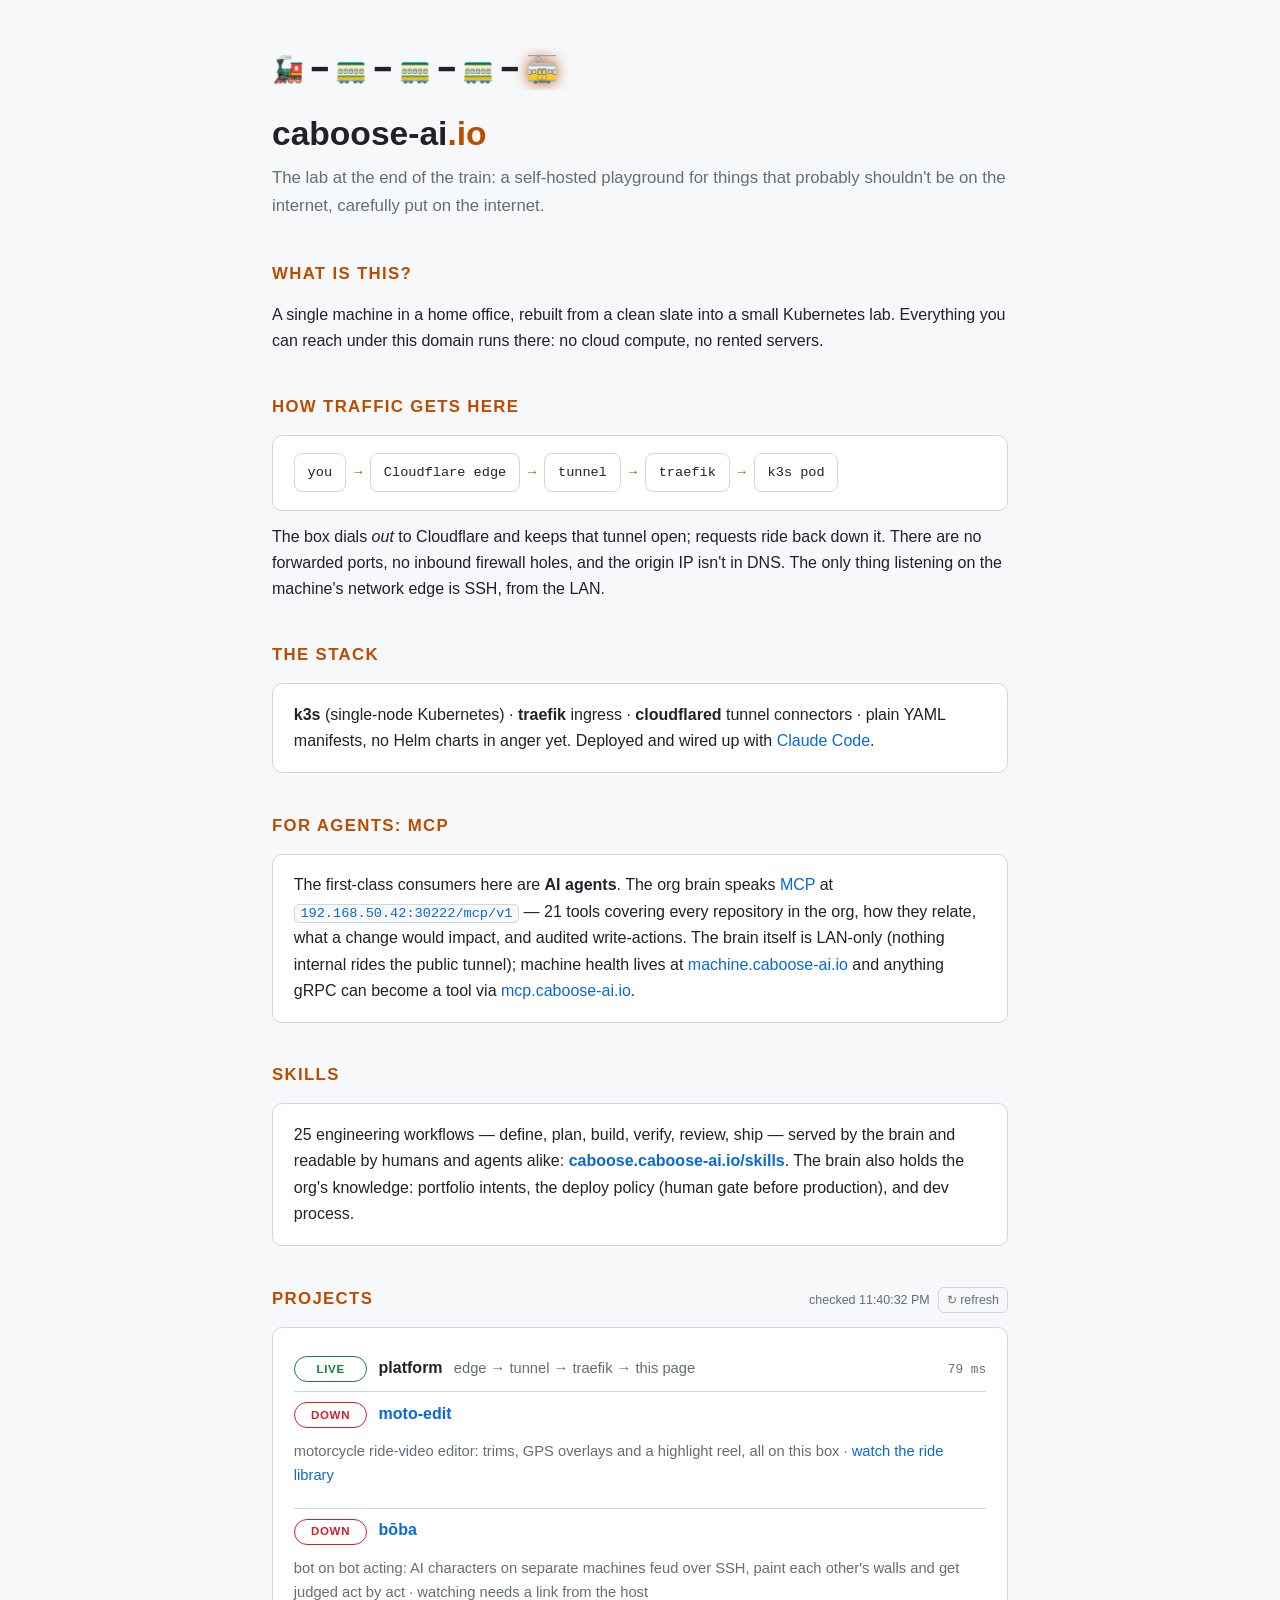
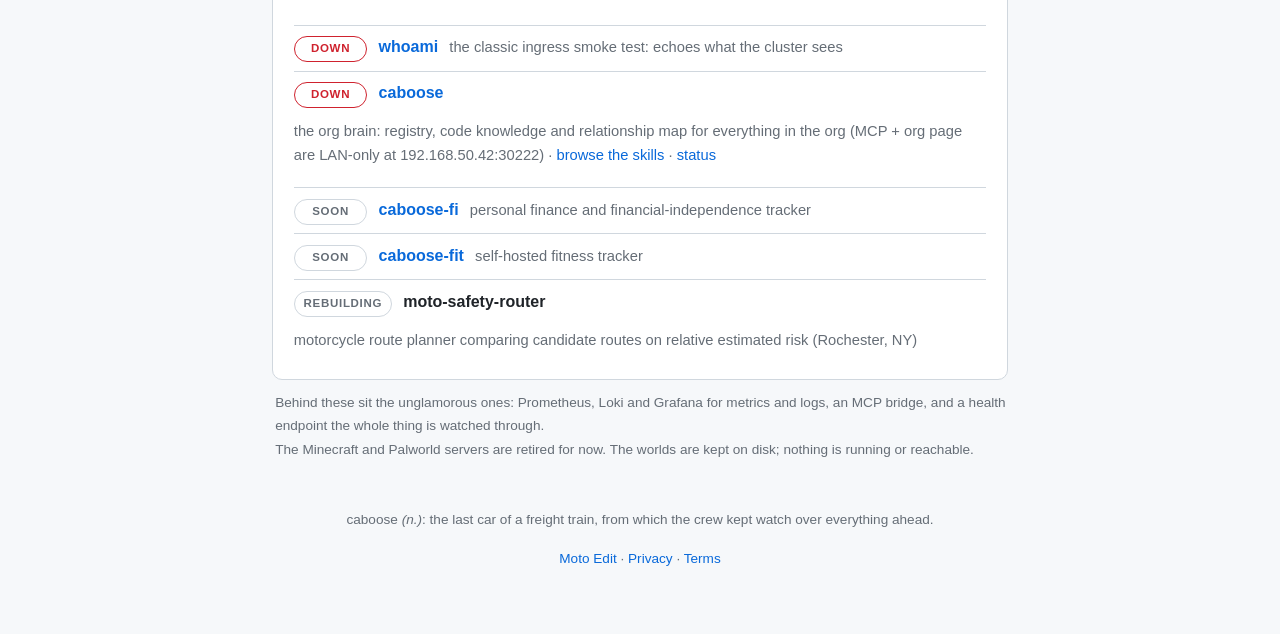
<file: landing/index.html>
<!doctype html>
<html lang="en">
<head>
<meta charset="utf-8">
<meta name="viewport" content="width=device-width, initial-scale=1">
<title>caboose-ai.io: the lab at the end of the train</title>
<meta name="description" content="A self-hosted homelab running on k3s behind a Cloudflare Tunnel. Live status included.">
<style>
  :root {
    --bg: #0d1117;
    --panel: #161b22;
    --border: #2d333b;
    --text: #e6edf3;
    --muted: #8b949e;
    --accent: #f0883e;
    --green: #3fb950;
    --red: #f85149;
    --link: #58a6ff;
  }
  @media (prefers-color-scheme: light) {
    :root {
      --bg: #f6f8fa;
      --panel: #ffffff;
      --border: #d0d7de;
      --text: #1f2328;
      --muted: #656d76;
      --accent: #bc4c00;
      --green: #1a7f37;
      --red: #cf222e;
      --link: #0969da;
    }
  }
  * { box-sizing: border-box; margin: 0; padding: 0; }
  body {
    background: var(--bg);
    color: var(--text);
    font: 16px/1.65 -apple-system, BlinkMacSystemFont, "Segoe UI", Roboto, Helvetica, Arial, sans-serif;
    min-height: 100vh;
    display: flex;
    flex-direction: column;
    align-items: center;
    padding: 3rem 1.25rem 4rem;
  }
  main { max-width: 46rem; width: 100%; }
  .train {
    font-size: 1.6rem;
    letter-spacing: .12em;
    margin-bottom: 1.5rem;
    user-select: none;
    white-space: nowrap;
    overflow: hidden;
  }
  .train .caboose { text-shadow: 0 0 14px var(--accent); }
  h1 { font-size: 2.1rem; line-height: 1.2; margin-bottom: .6rem; }
  h1 .dot { color: var(--accent); }
  .tagline { color: var(--muted); margin-bottom: 2.5rem; font-size: 1.05rem; }
  h2 {
    font-size: 1.05rem;
    text-transform: uppercase;
    letter-spacing: .08em;
    color: var(--accent);
    margin: 2.4rem 0 .9rem;
    display: flex;
    align-items: baseline;
    gap: .8rem;
  }
  p { margin-bottom: 1rem; }
  a { color: var(--link); text-decoration: none; }
  a:hover { text-decoration: underline; }
  .panel {
    background: var(--panel);
    border: 1px solid var(--border);
    border-radius: 10px;
    padding: 1.1rem 1.3rem;
    margin-bottom: .8rem;
  }
  .flow {
    display: flex;
    flex-wrap: wrap;
    gap: .5rem;
    align-items: center;
    font-family: ui-monospace, SFMono-Regular, Menlo, Consolas, monospace;
    font-size: .85rem;
  }
  .flow .hop {
    background: var(--panel);
    border: 1px solid var(--border);
    border-radius: 8px;
    padding: .45rem .8rem;
  }
  .flow .arrow { color: var(--accent); }
  ul.labs { list-style: none; }
  ul.labs li {
    display: flex;
    align-items: baseline;
    gap: .7rem;
    padding: .55rem 0;
    border-bottom: 1px solid var(--border);
    flex-wrap: wrap;
  }
  ul.labs li:last-child { border-bottom: none; }
  .status {
    font-size: .72rem;
    font-weight: 600;
    text-transform: uppercase;
    letter-spacing: .06em;
    padding: .15rem .55rem;
    border-radius: 999px;
    white-space: nowrap;
    min-width: 4.6rem;
    text-align: center;
  }
  .live { color: var(--green); border: 1px solid var(--green); }
  .down { color: var(--red); border: 1px solid var(--red); }
  .soon { color: var(--muted); border: 1px solid var(--border); }
  /* Deliberately stopped, not broken: the game servers idle at zero replicas
     until someone asks for one. A red "down" pill would be a lie. */
  .off { color: var(--muted); border: 1px dashed var(--border); }
  .checking {
    color: var(--muted);
    border: 1px solid var(--border);
    animation: pulse 1.2s ease-in-out infinite;
  }
  @keyframes pulse { 50% { opacity: .35; } }
  .labname { font-weight: 600; }
  .labdesc { color: var(--muted); font-size: .92rem; }
  .ms { color: var(--muted); font-size: .8rem; font-family: ui-monospace, Menlo, Consolas, monospace; margin-left: auto; }
  .meta {
    color: var(--muted);
    font-size: .78rem;
    font-weight: 400;
    text-transform: none;
    letter-spacing: 0;
    margin-left: auto;
  }
  .meta button {
    background: none;
    border: 1px solid var(--border);
    border-radius: 6px;
    color: var(--muted);
    font: inherit;
    padding: .1rem .5rem;
    cursor: pointer;
    margin-left: .5rem;
  }
  .meta button:hover { color: var(--text); border-color: var(--muted); }
  code {
    font-family: ui-monospace, SFMono-Regular, Menlo, Consolas, monospace;
    font-size: .85em;
    background: var(--bg);
    border: 1px solid var(--border);
    border-radius: 5px;
    padding: .05rem .35rem;
  }
  .panel pre {
    font-family: ui-monospace, SFMono-Regular, Menlo, Consolas, monospace;
    font-size: .8rem;
    background: var(--bg);
    border: 1px solid var(--border);
    border-radius: 8px;
    padding: .6rem .8rem;
    overflow-x: auto;
    margin-bottom: .6rem;
  }
  .muted-note { color: var(--muted); font-size: .85rem; margin: .1rem 0 0 .2rem; }
  footer { margin-top: 3rem; color: var(--muted); font-size: .85rem; text-align: center; }
</style>
</head>
<body>
<main>
  <div class="train" aria-hidden="true">🚂&hairsp;━&hairsp;🚃&hairsp;━&hairsp;🚃&hairsp;━&hairsp;🚃&hairsp;━&hairsp;<span class="caboose">🚋</span></div>

  <h1>caboose-ai<span class="dot">.io</span></h1>
  <p class="tagline">The lab at the end of the train: a self-hosted playground for things that probably shouldn't be on the internet, carefully put on the internet.</p>

  <h2>What is this?</h2>
  <p>A single machine in a home office, rebuilt from a clean slate into a small Kubernetes lab. Everything you can reach under this domain runs there: no cloud compute, no rented servers.</p>

  <h2>How traffic gets here</h2>
  <div class="panel">
    <div class="flow">
      <span class="hop">you</span><span class="arrow">→</span>
      <span class="hop">Cloudflare edge</span><span class="arrow">→</span>
      <span class="hop">tunnel</span><span class="arrow">→</span>
      <span class="hop">traefik</span><span class="arrow">→</span>
      <span class="hop">k3s pod</span>
    </div>
  </div>
  <p>The box dials <em>out</em> to Cloudflare and keeps that tunnel open; requests ride back down it. There are no forwarded ports, no inbound firewall holes, and the origin IP isn't in DNS. The only thing listening on the machine's network edge is SSH, from the LAN.</p>

  <h2>The stack</h2>
  <div class="panel">
    <p style="margin:0"><strong>k3s</strong> (single-node Kubernetes) · <strong>traefik</strong> ingress · <strong>cloudflared</strong> tunnel connectors · plain YAML manifests, no Helm charts in anger yet. Deployed and wired up with <a href="https://claude.com/claude-code">Claude Code</a>.</p>
  </div>

  <h2>For agents: MCP</h2>
  <div class="panel">
    <p style="margin:0">The first-class consumers here are <strong>AI agents</strong>. The org brain speaks
    <a href="https://modelcontextprotocol.io">MCP</a> at
    <code><a href="http://192.168.50.42:30222/mcp/v1">192.168.50.42:30222/mcp/v1</a></code> — 21 tools covering every
    repository in the org, how they relate, what a change would impact, and audited write-actions. The brain itself
    is LAN-only (nothing internal rides the public tunnel); machine health lives at
    <a href="https://machine.caboose-ai.io">machine.caboose-ai.io</a> and anything gRPC can become a tool via
    <a href="https://mcp.caboose-ai.io">mcp.caboose-ai.io</a>.</p>
  </div>

  <h2>Skills</h2>
  <div class="panel">
    <p style="margin:0">25 engineering workflows — define, plan, build, verify, review, ship — served by the brain
    and readable by humans and agents alike:
    <a href="https://caboose.caboose-ai.io/skills"><strong>caboose.caboose-ai.io/skills</strong></a>. The brain also
    holds the org's knowledge: portfolio intents, the deploy policy (human gate before production), and dev process.</p>
  </div>

  <h2>Projects <span class="meta"><span id="stamp">checking…</span><button id="refresh" type="button">↻ refresh</button></span></h2>
  <div class="panel">
    <ul class="labs" id="statusList">
      <li data-check="self">
        <span class="status checking">checking</span>
        <span class="labname">platform</span>
        <span class="labdesc">edge → tunnel → traefik → this page</span>
        <span class="ms"></span>
      </li>
      <li data-check="https://edit.caboose-ai.io/healthz">
        <span class="status checking">checking</span>
        <span class="labname"><a href="https://edit.caboose-ai.io">moto&#8209;edit</a></span>
        <span class="labdesc">motorcycle ride-video editor: trims, GPS overlays and a highlight reel, all on this box · <a href="https://edit.caboose-ai.io/gallery">watch the ride library</a></span>
        <span class="ms"></span>
      </li>
      <li data-check="https://boba.caboose-ai.io/healthz">
        <span class="status checking">checking</span>
        <span class="labname"><a href="https://boba.caboose-ai.io">b&#333;ba</a></span>
        <span class="labdesc">bot on bot acting: AI characters on separate machines feud over SSH, paint each other's walls and get judged act by act · watching needs a link from the host</span>
        <span class="ms"></span>
      </li>
      <li data-check="https://labs.caboose-ai.io/whoami">
        <span class="status checking">checking</span>
        <span class="labname"><a href="https://labs.caboose-ai.io/whoami">whoami</a></span>
        <span class="labdesc">the classic ingress smoke test: echoes what the cluster sees</span>
        <span class="ms"></span>
      </li>
      <li data-check="https://status.caboose-ai.io/">
        <span class="status checking">checking</span>
        <span class="labname"><a href="https://status.caboose-ai.io">caboose</a></span>
        <span class="labdesc">the org brain: registry, code knowledge and relationship map for everything in the org (MCP + org page are LAN-only at 192.168.50.42:30222) · <a href="https://caboose.caboose-ai.io/skills">browse the skills</a> · <a href="https://status.caboose-ai.io">status</a></span>
        <span class="ms"></span>
      </li>
      <li>
        <span class="status soon">soon</span>
        <span class="labname"><a href="https://cab-fi.caboose-ai.io">caboose&#8209;fi</a></span>
        <span class="labdesc">personal finance and financial-independence tracker</span>
        <span class="ms"></span>
      </li>
      <li>
        <span class="status soon">soon</span>
        <span class="labname"><a href="https://fit.caboose-ai.io">caboose&#8209;fit</a></span>
        <span class="labdesc">self-hosted fitness tracker</span>
        <span class="ms"></span>
      </li>
      <li>
        <span class="status soon">rebuilding</span>
        <span class="labname">moto&#8209;safety&#8209;router</span>
        <span class="labdesc">motorcycle route planner comparing candidate routes on relative estimated risk (Rochester, NY)</span>
        <span class="ms"></span>
      </li>
    </ul>
  </div>
  <p class="muted-note">Behind these sit the unglamorous ones: Prometheus, Loki and Grafana for metrics and logs, an MCP bridge, and a health endpoint the whole thing is watched through.</p>

  <p class="muted-note" id="games">The Minecraft and Palworld servers are retired for now. The worlds are kept on disk; nothing is running or reachable.</p>

  <footer>
    caboose <em>(n.)</em>: the last car of a freight train, from which the crew kept watch over everything ahead.
    <div style="margin-top:1rem"><a href="/moto-edit">Moto Edit</a> · <a href="/privacy">Privacy</a> · <a href="/tos">Terms</a></div>
  </footer>
</main>

<script>
(() => {
  "use strict";
  const rows = document.querySelectorAll("li[data-check]");
  const stamp = document.getElementById("stamp");

  async function ping(target) {
    if (target === "mc") {
      // same-origin JSON from the in-cluster status prober (see /mc/status)
      const t0 = performance.now();
      try {
        const res = await fetch("/mc/status?t=" + Date.now(), { cache: "no-store", signal: AbortSignal.timeout(8000) });
        const data = await res.json();
        if (!res.ok || !data.online) return { ok: false };
        return {
          ok: true,
          ms: Math.round(performance.now() - t0),
          note: data.players.online + "/" + data.players.max + " playing · ",
        };
      } catch {
        return { ok: false };
      }
    }
    const opts = { cache: "no-store", signal: AbortSignal.timeout(8000) };
    // Cross-origin labs don't send CORS headers; an opaque no-cors response
    // still proves the endpoint answered. Same-origin ("self") is readable.
    if (target !== "self") opts.mode = "no-cors";
    const url = target === "self" ? "/?ping=" + Date.now() : target;
    const t0 = performance.now();
    try {
      const res = await fetch(url, opts);
      if (target === "self" && !res.ok) return { ok: false };
      return { ok: true, ms: Math.round(performance.now() - t0) };
    } catch {
      return { ok: false };
    }
  }

  function paint(row, result) {
    const pill = row.querySelector(".status");
    const ms = row.querySelector(".ms");
    // A row with data-offlabel is something that is switched off on purpose
    // (the game servers idle at zero replicas). Not answering is its normal
    // resting state, so it gets a muted label instead of a red "down".
    const offLabel = row.dataset.offlabel;
    pill.classList.remove("checking", "live", "down", "off");
    pill.classList.add(result.ok ? "live" : offLabel ? "off" : "down");
    pill.textContent = result.ok ? "live" : offLabel || "down";
    ms.textContent = result.ok ? (result.note || "") + result.ms + " ms" : "";
  }

  async function run() {
    stamp.textContent = "checking…";
    await Promise.all([...rows].map(async row => {
      const pill = row.querySelector(".status");
      pill.classList.remove("live", "down");
      pill.classList.add("checking");
      pill.textContent = "checking";
      paint(row, await ping(row.dataset.check));
    }));
    stamp.textContent = "checked " + new Date().toLocaleTimeString();
  }

  document.getElementById("refresh").addEventListener("click", run);
  setInterval(run, 60000);
  run();
})();
</script>
</body>
</html>
</file>
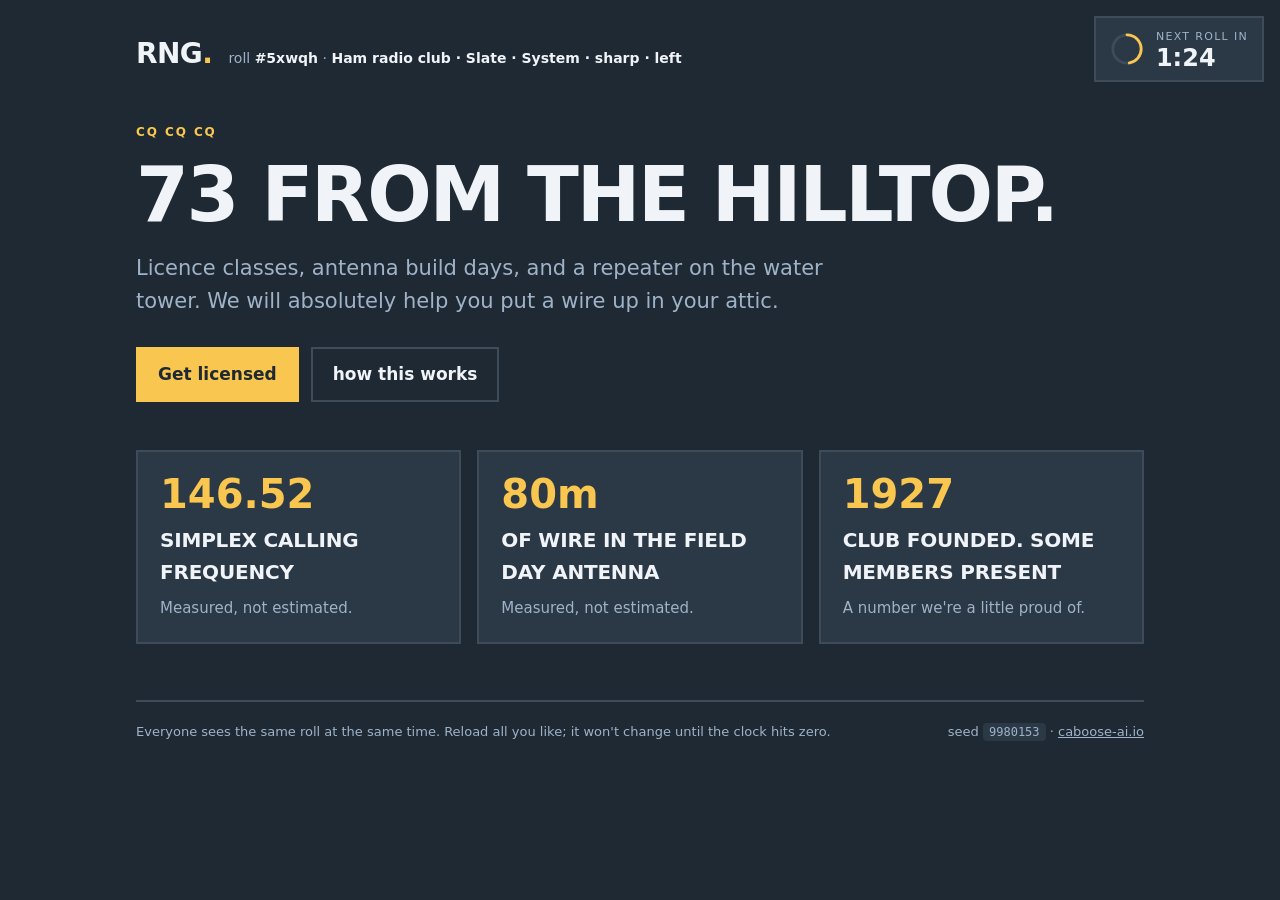
<file: rng/index.html>
<!doctype html>
<html lang="en">
<head>
<meta charset="utf-8">
<meta name="viewport" content="width=device-width, initial-scale=1">
<title>rng — a new site every 3 minutes</title>
<meta name="description" content="rng rolls a random design, theme and category every three minutes. Everyone sees the same roll. The countdown shows when the next one lands.">
<meta name="color-scheme" content="light dark">
<style>
  :root {
    /* Filled in by the roll. These are only the pre-roll defaults. */
    --bg: #0d1117;
    --surface: #161b22;
    --text: #e6edf3;
    --muted: #8b949e;
    --accent: #f0883e;
    --accent-ink: #0d1117;
    --border: #2d333b;
    --radius: 12px;
    --font-display: system-ui, sans-serif;
    --font-body: system-ui, sans-serif;
    --shadow: none;
    --border-w: 1px;
    --text-transform: none;
  }
  * { box-sizing: border-box; margin: 0; padding: 0; }
  .sr-only { position: absolute; width: 1px; height: 1px; overflow: hidden; clip: rect(0 0 0 0); white-space: nowrap; }
  html, body { min-height: 100%; }
  body {
    background: var(--bg);
    color: var(--text);
    font: 17px/1.6 var(--font-body);
    transition: background-color .6s ease, color .6s ease;
    -webkit-font-smoothing: antialiased;
  }
  a { color: inherit; }
  .wrap { max-width: 1040px; margin: 0 auto; padding: 24px 16px 96px; }

  /* ---------- countdown pill (always visible) ---------- */
  #clock {
    position: fixed; top: 16px; right: 16px; z-index: 100;
    display: flex; align-items: center; gap: 12px;
    padding: 10px 14px;
    background: var(--surface); color: var(--text);
    border: var(--border-w) solid var(--border);
    border-radius: var(--radius);
    box-shadow: var(--shadow);
    font-family: var(--font-body);
    font-variant-numeric: tabular-nums;
    transition: background-color .6s, color .6s, border-color .6s;
  }
  #clock .label { font-size: 11px; letter-spacing: .12em; text-transform: uppercase; color: var(--muted); }
  #clock .time { font-size: 24px; font-weight: 700; line-height: 1; font-family: var(--font-display); }
  #clock .ring { width: 34px; height: 34px; flex: none; }
  #clock .ring circle { fill: none; stroke-width: 3; }
  #clock .ring .track { stroke: var(--border); }
  #clock .ring .fill  { stroke: var(--accent); stroke-linecap: round; transform: rotate(-90deg); transform-origin: 50% 50%; transition: stroke-dashoffset 1s linear; }
  #clock.hot .time { color: var(--accent); }

  /* ---------- header ---------- */
  header { display: flex; align-items: baseline; gap: 16px; flex-wrap: wrap; margin: 8px 0 40px; padding-right: 180px; }
  header .brand { font-family: var(--font-display); font-weight: 800; font-size: 28px; letter-spacing: -.02em; text-transform: var(--text-transform); }
  header .brand span { color: var(--accent); }
  header .roll { color: var(--muted); font-size: 14px; }
  header .roll b { color: var(--text); font-weight: 600; }

  /* ---------- hero ---------- */
  .hero { margin-bottom: 48px; }
  .eyebrow { display: inline-block; font-size: 12px; letter-spacing: .16em; text-transform: uppercase; color: var(--accent); margin-bottom: 14px; font-weight: 700; }
  h1 { font-family: var(--font-display); font-size: clamp(36px, 7vw, 76px); line-height: 1.02; letter-spacing: -.03em; text-transform: var(--text-transform); max-width: 18ch; }
  .lede { margin-top: 18px; font-size: clamp(17px, 2vw, 21px); color: var(--muted); max-width: 56ch; }
  .cta { display: inline-flex; gap: 12px; margin-top: 28px; flex-wrap: wrap; }
  .btn { display: inline-block; padding: 12px 20px; border-radius: var(--radius); font-weight: 700; text-decoration: none; border: var(--border-w) solid var(--accent); background: var(--accent); color: var(--accent-ink); box-shadow: var(--shadow); cursor: pointer; font: inherit; font-weight: 700; }
  .btn.ghost { background: transparent; color: var(--text); border-color: var(--border); }

  /* ---------- cards ---------- */
  .grid { display: grid; gap: 16px; grid-template-columns: repeat(auto-fit, minmax(240px, 1fr)); }
  .card { background: var(--surface); border: var(--border-w) solid var(--border); border-radius: var(--radius); padding: 22px; box-shadow: var(--shadow); transition: background-color .6s, border-color .6s; }
  .card h3 { font-family: var(--font-display); font-size: 20px; margin-bottom: 8px; letter-spacing: -.01em; text-transform: var(--text-transform); }
  .card p { color: var(--muted); font-size: 15px; }
  .card .num { font-family: var(--font-display); font-size: 40px; font-weight: 800; color: var(--accent); line-height: 1; margin-bottom: 10px; }

  /* ---------- layout variants ---------- */
  body[data-layout="centered"] .hero { text-align: center; }
  body[data-layout="centered"] h1, body[data-layout="centered"] .lede { margin-left: auto; margin-right: auto; }
  body[data-layout="centered"] .cta { justify-content: center; display: flex; }
  body[data-layout="split"] .hero { display: grid; grid-template-columns: 1.2fr 1fr; gap: 32px; align-items: end; }
  body[data-layout="split"] .hero .lede { margin-top: 0; }
  @media (max-width: 760px) { body[data-layout="split"] .hero { grid-template-columns: 1fr; } header { padding-right: 0; margin-top: 64px; } }
  body[data-layout="poster"] h1 { font-size: clamp(44px, 11vw, 128px); max-width: none; }
  body[data-layout="poster"] .card { border-width: 0; border-left: 6px solid var(--accent); border-radius: 0; }
  body[data-layout="terminal"] .card, body[data-layout="terminal"] #clock { border-radius: 0; }
  body[data-layout="terminal"] .eyebrow::before { content: "> "; }
  body[data-layout="terminal"] .card h3::before { content: "$ "; color: var(--accent); }

  /* ---------- footer ---------- */
  footer { margin-top: 56px; padding-top: 20px; border-top: var(--border-w) solid var(--border); color: var(--muted); font-size: 13px; display: flex; gap: 16px; flex-wrap: wrap; justify-content: space-between; }
  footer code { font-family: ui-monospace, SFMono-Regular, Menlo, monospace; font-size: 12px; background: var(--surface); padding: 2px 6px; border-radius: 4px; }

  /* ---------- roll transition ---------- */
  .wrap { animation: rollin .5s ease both; }
  @keyframes rollin { from { opacity: 0; transform: translateY(8px); } to { opacity: 1; transform: none; } }
  @media (prefers-reduced-motion: reduce) { .wrap { animation: none; } * { transition: none !important; } }
</style>
</head>
<body data-layout="left">

<div id="clock" title="Time until the next roll">
  <svg class="ring" viewBox="0 0 36 36" aria-hidden="true">
    <circle class="track" cx="18" cy="18" r="15"></circle>
    <circle class="fill"  cx="18" cy="18" r="15" stroke-dasharray="94.25" stroke-dashoffset="0"></circle>
  </svg>
  <div>
    <div class="label">next roll in</div>
    <div class="time" id="time">3:00</div>
  </div>
</div>

<div id="announce" class="sr-only" aria-live="polite"></div>

<div class="wrap" id="wrap">
  <header>
    <div class="brand">rng<span>.</span></div>
    <div class="roll">roll <b id="rollno">#0</b> · <b id="meta">rolling…</b></div>
  </header>

  <section class="hero">
    <div>
      <div class="eyebrow" id="eyebrow">—</div>
      <h1 id="headline">—</h1>
    </div>
    <div>
      <p class="lede" id="lede">—</p>
      <div class="cta">
        <button class="btn" id="cta1" type="button">—</button>
        <button class="btn ghost" id="cta2" type="button">how this works</button>
      </div>
    </div>
  </section>

  <section class="grid" id="cards"></section>

  <footer>
    <div>Everyone sees the same roll at the same time. Reload all you like; it won't change until the clock hits zero.</div>
    <div>seed <code id="seed">0</code> · <a href="https://caboose-ai.io">caboose-ai.io</a></div>
  </footer>
</div>

<script>
(() => {
  const PERIOD_MS = 3 * 60 * 1000;

  // ---------- pools ----------
  const THEMES = [
    { name: "Midnight",    bg: "#0d1117", surface: "#161b22", text: "#e6edf3", muted: "#8b949e", accent: "#f0883e", ink: "#0d1117", border: "#2d333b" },
    { name: "Paper",       bg: "#faf7f0", surface: "#ffffff", text: "#1d1d1b", muted: "#6b6b66", accent: "#b3261e", ink: "#ffffff", border: "#e3dfd4" },
    { name: "Mint",        bg: "#e9f7ef", surface: "#ffffff", text: "#0f3d2e", muted: "#43705e", accent: "#0b7a44", ink: "#ffffff", border: "#cbe8d8" },
    { name: "Neon",        bg: "#05010f", surface: "#120a24", text: "#f4f0ff", muted: "#a596c8", accent: "#39ff14", ink: "#05010f", border: "#2a1b4d" },
    { name: "Sand",        bg: "#f3e9d7", surface: "#fbf5ea", text: "#3a2d1c", muted: "#6a5838", accent: "#8f4f12", ink: "#ffffff", border: "#e0d2b8" },
    { name: "Ocean",       bg: "#07233b", surface: "#0e3353", text: "#e8f3ff", muted: "#9ab8d4", accent: "#4cc9f0", ink: "#07233b", border: "#1b4b73" },
    { name: "Rose",        bg: "#fff1f4", surface: "#ffffff", text: "#3b0a1a", muted: "#8c4a5e", accent: "#c2185b", ink: "#ffffff", border: "#f6cfd9" },
    { name: "Slate",       bg: "#1f2933", surface: "#2b3846", text: "#f0f4f8", muted: "#9fb3c8", accent: "#f9c74f", ink: "#1f2933", border: "#3e4c59" },
    { name: "Lemon",       bg: "#fffbe6", surface: "#ffffff", text: "#2b2600", muted: "#7a7030", accent: "#1d4ed8", ink: "#ffffff", border: "#f1e7a8" },
    { name: "Forest",      bg: "#0f1f14", surface: "#18301f", text: "#e8f5ea", muted: "#93b39b", accent: "#a3e635", ink: "#0f1f14", border: "#274a33" },
    { name: "Grape",       bg: "#2a0a3d", surface: "#3b1455", text: "#f7eefc", muted: "#c3a7d8", accent: "#ffb703", ink: "#2a0a3d", border: "#562b78" },
    { name: "Concrete",    bg: "#e5e5e5", surface: "#f4f4f4", text: "#111111", muted: "#555555", accent: "#000000", ink: "#ffffff", border: "#bdbdbd" },
  ];
  const FONTS = [
    { name: "Grotesk",  display: "'Helvetica Neue', Helvetica, Arial, sans-serif", body: "'Helvetica Neue', Helvetica, Arial, sans-serif" },
    { name: "Serif",    display: "Georgia, 'Times New Roman', serif", body: "Georgia, 'Times New Roman', serif" },
    { name: "Mono",     display: "ui-monospace, SFMono-Regular, Menlo, Consolas, monospace", body: "ui-monospace, SFMono-Regular, Menlo, Consolas, monospace" },
    { name: "Mixed",    display: "Georgia, 'Times New Roman', serif", body: "system-ui, -apple-system, 'Segoe UI', Roboto, sans-serif" },
    { name: "Rounded",  display: "'Avenir Next', 'Trebuchet MS', Verdana, sans-serif", body: "'Avenir Next', 'Trebuchet MS', Verdana, sans-serif" },
    { name: "System",   display: "system-ui, -apple-system, 'Segoe UI', Roboto, sans-serif", body: "system-ui, -apple-system, 'Segoe UI', Roboto, sans-serif" },
  ];
  const SHAPES = [
    { name: "soft",    radius: "16px", borderW: "1px", shadow: "none", upper: false },
    { name: "pill",    radius: "28px", borderW: "1px", shadow: "0 10px 30px rgba(0,0,0,.12)", upper: false },
    { name: "sharp",   radius: "0px",  borderW: "2px", shadow: "none", upper: true },
    { name: "brutal",  radius: "2px",  borderW: "3px", shadow: "6px 6px 0 var(--border)", upper: true },
    { name: "float",   radius: "10px", borderW: "0px", shadow: "0 1px 2px rgba(0,0,0,.08), 0 12px 32px rgba(0,0,0,.10)", upper: false },
  ];
  const LAYOUTS = ["left", "centered", "split", "poster", "terminal"];

  const CATEGORIES = [
    { name: "Coffee roaster", eyebrow: "small batch, big opinions", headline: ["Beans with a backstory.", "Roasted this morning. Gone by noon.", "The cup you'll think about later."], lede: "Single-origin lots roasted in a converted garage, shipped the day they cool. We write the tasting notes ourselves and we mean them.", cta: "Shop the roast", cards: [["48h", "From roast to your door"], ["7", "Farms we buy from directly"], ["0", "Blends. Only single origins"]] },
    { name: "Indie game studio", eyebrow: "now in early access", headline: ["A city that remembers what you did.", "Build. Betray. Begin again.", "Twelve hours in, it finally clicks."], lede: "Three people, one engine we probably shouldn't have written ourselves, and a strategy game that treats your mistakes as content.", cta: "Wishlist it", cards: [["3", "Developers, all of them tired"], ["1.2M", "Lines of hand-rolled C++"], ["∞", "Ways to lose the capital"]] },
    { name: "Weather station", eyebrow: "live from the back garden", headline: ["Mostly cloudy, aggressively local.", "Your forecast, measured 30 metres away.", "The app knows. The roof knows better."], lede: "A Raspberry Pi, an anemometer and a rain gauge publishing every minute. More accurate than the national service for exactly one postcode.", cta: "See the readings", cards: [["14°", "Right now, in the shade"], ["62%", "Chance of a lecture about pressure"], ["3.1m", "Rainfall this year"]] },
    { name: "Bike repair co-op", eyebrow: "tools, stands, and someone who knows", headline: ["Fix it yourself. We'll hover helpfully.", "Your bike, our bench, no judgement.", "True your wheel. Find your people."], lede: "A volunteer-run workshop with every tool you don't own. Pay what you can, learn what you want, leave with a bike that stops when you ask it to.", cta: "Book a bench", cards: [["£5", "Suggested donation per visit"], ["40+", "Volunteers who'll fix your derailleur"], ["Tue–Sat", "Doors open at ten"]] },
    { name: "Synthesizer maker", eyebrow: "analog, mostly", headline: ["Oscillators with character flaws.", "Sounds you can't quite dial in again.", "Warm. Unstable. Yours."], lede: "Hand-soldered desktop synths built around circuits from 1978 and a microcontroller from last Tuesday. Each one drifts a little differently.", cta: "Hear the demo", cards: [["3", "Voices of dubious tuning"], ["24", "Knobs. No menus"], ["#0412", "Next serial number up"]] },
    { name: "Astronomy club", eyebrow: "clear skies permitting", headline: ["Come stand in a field and look up.", "Saturn is out tonight. So are we.", "Dark skies, warm thermos, cold toes."], lede: "Monthly observing sessions on the hill, a borrowed 10-inch Dobsonian, and a mailing list that is 90% weather complaints.", cta: "Next session", cards: [["10\"", "Aperture of the club scope"], ["-2°", "Expected temperature. Bring layers"], ["2,000", "Years of looking at the same stars"]] },
    { name: "Sourdough bakery", eyebrow: "open until it's gone", headline: ["Bread that argues back.", "A crust you'll hear from the next room.", "Fermented slowly. Sold quickly."], lede: "A 48-hour cold proof, a wood-fired oven, and a starter older than our lease. We bake 120 loaves and then we go home.", cta: "Reserve a loaf", cards: [["48h", "Cold proof, every loaf"], ["120", "Loaves per day, no more"], ["2014", "The year the starter was born"]] },
    { name: "Model railway", eyebrow: "OO gauge, HO heart", headline: ["A branch line that never closed.", "Timetabled. Signalled. Tiny.", "Eleven metres of 1962."], lede: "A loft layout recreating a Somerset junction in its last summer of steam, built over nineteen years by one person and a lot of balsa.", cta: "Tour the layout", cards: [["11m", "Of mainline track"], ["1:76", "Scale, and the hours it took"], ["0", "Trains on time. Historically accurate"]] },
    { name: "Houseplant nursery", eyebrow: "mostly alive", headline: ["Plants that forgive you.", "Green things for dim rooms.", "Propagated, potted, and prepared for neglect."], lede: "Cuttings from our own mother plants, potted in soil we mix in a shed. Every plant ships with a note on how much you can ignore it.", cta: "Browse the shelves", cards: [["60+", "Species in the greenhouse"], ["1", "Watering per fortnight, honestly"], ["100%", "Pet-safe section clearly labelled"]] },
    { name: "Retro computing", eyebrow: "8 bits, 64 kilobytes, no regrets", headline: ["Machines that boot in under a second.", "Load \"*\",8,1 and wait.", "The future, as of 1985."], lede: "Repairs, recapping and restorations for home computers that outlived their makers. We also run the swap meet in the church hall.", cta: "See the bench", cards: [["1MHz", "And it was enough"], ["38,911", "BASIC bytes free"], ["4th Sat", "Swap meet, every month"]] },
    { name: "Marathon training", eyebrow: "week 11 of 16", headline: ["Long run Sunday. Long nap Monday.", "Running slowly, on purpose.", "The wall is at mile 20. We'll meet it together."], lede: "A free group plan for first-time marathoners with a coach who has run thirty of them and still hates the taper.", cta: "Join the plan", cards: [["16", "Weeks from couch to start line"], ["32km", "Longest run before race day"], ["4:30", "Everyone's secret goal"]] },
    { name: "Tide pool guide", eyebrow: "low tide at 06:41", headline: ["Everything here is holding on.", "Look closer. Then closer again.", "The ocean leaves. These stay."], lede: "A field guide to the rocky shore, written by someone who has been pinched by most of it. Spring tides, best spots, and what not to step on.", cta: "Check the tides", cards: [["0.3m", "Tomorrow's low water"], ["140", "Species in the guide"], ["2", "Hours before it all comes back"]] },
    { name: "Type foundry", eyebrow: "new release: Ferrule Grotesk", headline: ["Letters with somewhere to be.", "Set in a face that knows its weight.", "Kerned by hand. Argued over by email."], lede: "A two-person foundry drawing typefaces for signage, screens and the occasional cheese label. Trial fonts are free and fully functional.", cta: "Try the fonts", cards: [["9", "Weights in the new family"], ["2,400", "Glyphs per weight"], ["0", "Fonts named after cities"]] },
    { name: "Ham radio club", eyebrow: "CQ CQ CQ", headline: ["Talking to strangers since 1927.", "No internet required. No internet, actually.", "73 from the hilltop."], lede: "Licence classes, antenna build days, and a repeater on the water tower. We will absolutely help you put a wire up in your attic.", cta: "Get licensed", cards: [["146.52", "Simplex calling frequency"], ["80m", "Of wire in the field day antenna"], ["1927", "Club founded. Some members present"]] },
    { name: "Ceramics studio", eyebrow: "kiln opens thursday", headline: ["Mud, fire, and a bit of luck.", "Thrown, trimmed, glazed, hoped for.", "Every bowl a small argument with gravity."], lede: "Open-studio memberships, beginner wheel courses, and a reduction kiln that occasionally does what we ask of it.", cta: "Book a wheel", cards: [["1,280°", "Peak kiln temperature"], ["12", "Wheels in the main room"], ["~30%", "Pieces that survive the first firing"]] },
    { name: "Board game café", eyebrow: "600 games, one rule: have fun", headline: ["Roll for initiative. Order the fries.", "Tables for two to twelve.", "Rules explained. Dice provided. Grudges optional."], lede: "A café with a library of six hundred games and staff who will teach any of them. Table fee covers the whole evening.", cta: "Reserve a table", cards: [["600+", "Games on the shelves"], ["£6", "Table fee, all evening"], ["4h", "Average game of Twilight Imperium"]] },
  ];

  // ---------- deterministic PRNG (mulberry32) ----------
  function rng(seed) {
    let a = seed >>> 0;
    return () => {
      a = (a + 0x6D2B79F5) >>> 0;
      let t = a;
      t = Math.imul(t ^ (t >>> 15), t | 1);
      t ^= t + Math.imul(t ^ (t >>> 7), t | 61);
      return ((t ^ (t >>> 14)) >>> 0) / 4294967296;
    };
  }
  const pick = (r, arr) => arr[Math.floor(r() * arr.length)];

  // ---------- roll ----------
  const $ = id => document.getElementById(id);
  let currentWindow = -1;

  function roll(win) {
    currentWindow = win;
    const r = rng(win);
    const theme = pick(r, THEMES), font = pick(r, FONTS), shape = pick(r, SHAPES), layout = pick(r, LAYOUTS), cat = pick(r, CATEGORIES);
    const headline = pick(r, cat.headline);

    const s = document.documentElement.style;
    s.setProperty("--bg", theme.bg); s.setProperty("--surface", theme.surface);
    s.setProperty("--text", theme.text); s.setProperty("--muted", theme.muted);
    s.setProperty("--accent", theme.accent); s.setProperty("--accent-ink", theme.ink);
    s.setProperty("--border", theme.border);
    s.setProperty("--font-display", font.display); s.setProperty("--font-body", font.body);
    s.setProperty("--radius", shape.radius); s.setProperty("--border-w", shape.borderW);
    s.setProperty("--shadow", shape.shadow);
    s.setProperty("--text-transform", shape.upper ? "uppercase" : "none");
    document.body.dataset.layout = layout;
    document.querySelector('meta[name="theme-color"]')?.remove();
    const mc = document.createElement("meta"); mc.name = "theme-color"; mc.content = theme.bg; document.head.appendChild(mc);

    $("rollno").textContent = "#" + win.toString(36);
    $("meta").textContent = `${cat.name} · ${theme.name} · ${font.name} · ${shape.name} · ${layout}`;
    $("seed").textContent = win;
    $("eyebrow").textContent = cat.eyebrow;
    $("headline").textContent = headline;
    $("lede").textContent = cat.lede;
    $("cta1").textContent = cat.cta;
    $("cards").innerHTML = cat.cards.map(([n, t]) => `<div class="card"><div class="num">${n}</div><h3>${t}</h3><p>${blurb(r)}</p></div>`).join("");
    document.title = `rng — ${cat.name} (${theme.name})`;
    $("announce").textContent = `New roll: ${cat.name}, ${theme.name} theme.`;

    const wrap = $("wrap"); wrap.style.animation = "none"; void wrap.offsetWidth; wrap.style.animation = "";
  }

  const BLURBS = ["Measured, not estimated.", "Updated more often than we'd like.", "Ask us about it; we won't stop talking.", "Subject to weather, mood and supply.", "A number we're a little proud of.", "Verified by at least one person.", "Rounded in our favour.", "True at time of writing."];
  const blurb = r => pick(r, BLURBS);

  // ---------- countdown ----------
  const CIRC = 94.25;
  function tick() {
    const now = Date.now();
    const win = Math.floor(now / PERIOD_MS);
    if (win !== currentWindow) roll(win);
    const remaining = (win + 1) * PERIOD_MS - now;
    const secs = Math.floor(remaining / 1000);
    $("time").textContent = `${Math.floor(secs / 60)}:${String(secs % 60).padStart(2, "0")}`;
    document.querySelector("#clock .fill").style.strokeDashoffset = (CIRC * (1 - remaining / PERIOD_MS)).toFixed(2);
    $("clock").classList.toggle("hot", secs <= 10);
  }
  tick();
  // Tick on the half-second. The roll boundary is on a whole second, so the
  // last tick before it reads 0:00 and the first tick after it reads 2:59.
  setTimeout(() => { tick(); setInterval(tick, 1000); }, (1500 - (Date.now() % 1000)) % 1000);
  document.addEventListener("visibilitychange", () => { if (!document.hidden) tick(); });

  $("cta2").addEventListener("click", () => {
    alert("Every 3 minutes, on the clock, rng picks a new theme, typeface, shape, layout and category from a seed derived from the current time.\n\nThe seed is shared, so everyone looking right now sees the same site. The countdown shows when the next roll lands.");
  });
  $("cta1").addEventListener("click", () => $("cards").scrollIntoView({ behavior: matchMedia("(prefers-reduced-motion: reduce)").matches ? "auto" : "smooth" }));
})();
</script>
</body>
</html>
</file>
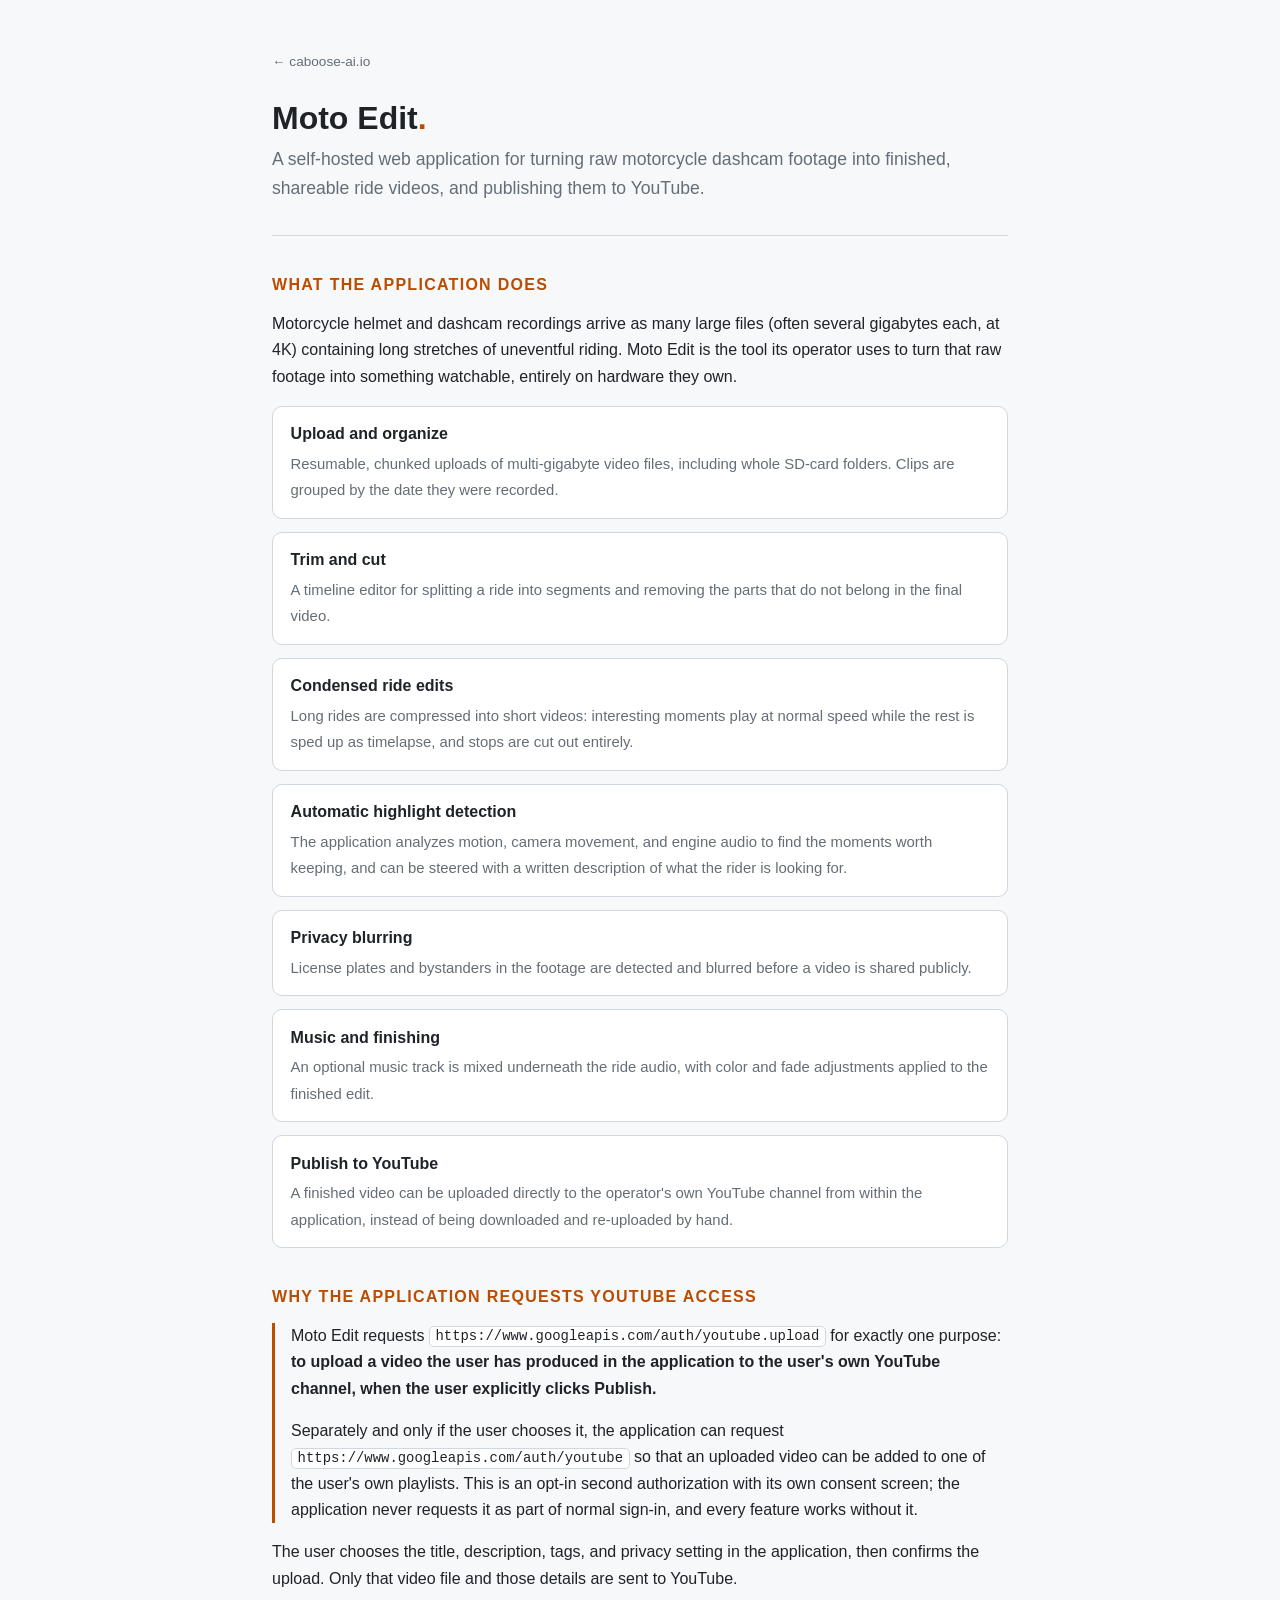
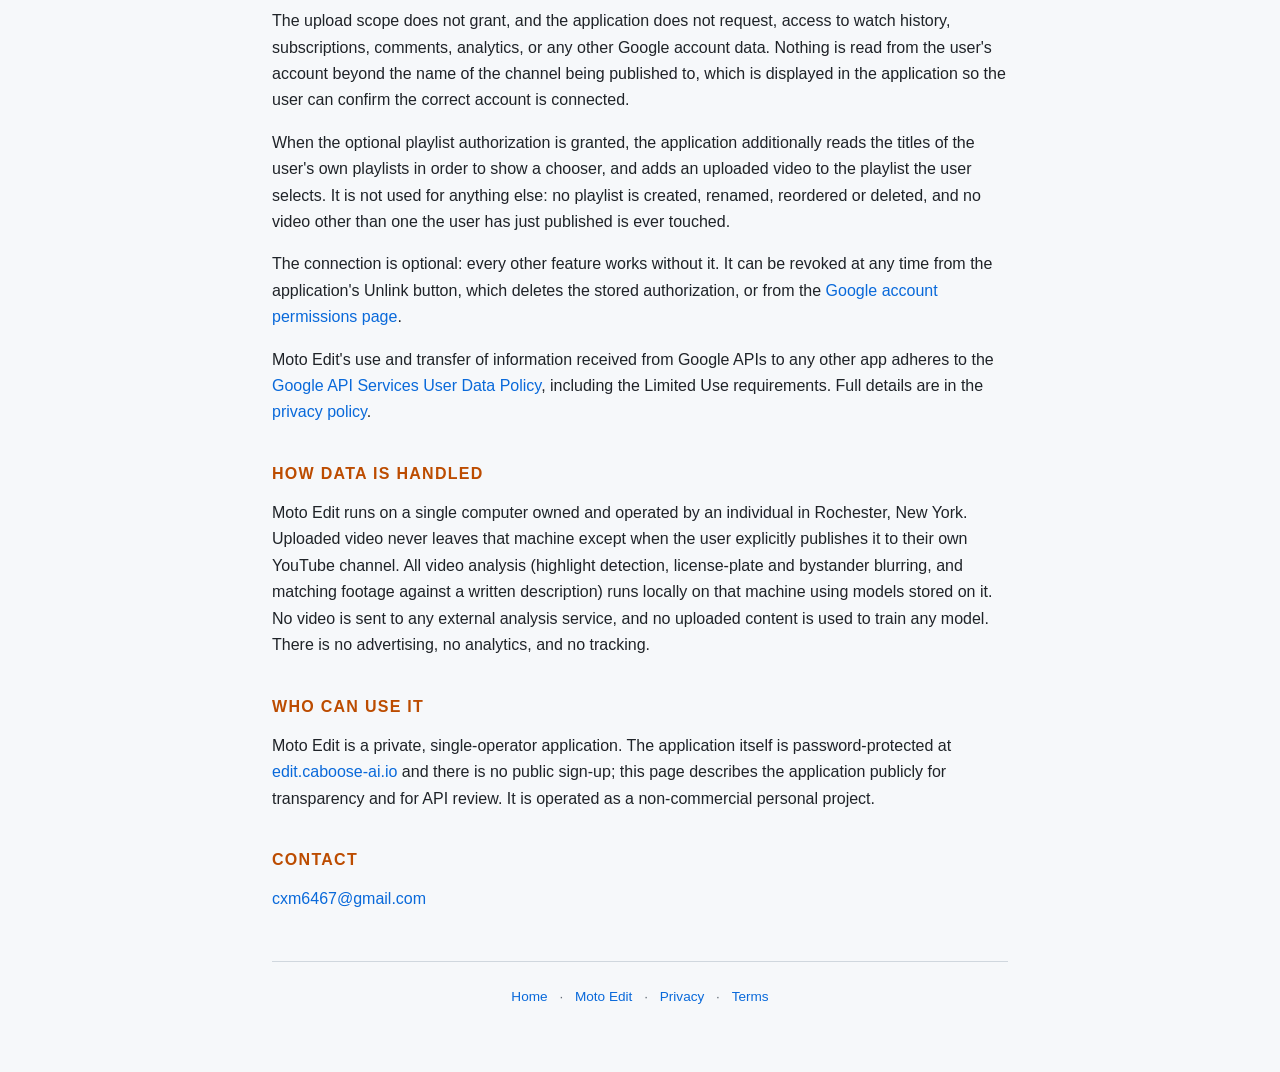
<file: landing/moto-edit.html>
<!doctype html>
<html lang="en">
<head>
<meta charset="utf-8">
<meta name="viewport" content="width=device-width, initial-scale=1">
<title>Moto Edit: motorcycle ride video editor</title>
<meta name="description" content="Moto Edit is a self-hosted web application for uploading, editing, and publishing motorcycle ride footage: trimming, condensed timelapse edits, automatic license-plate blurring, and publishing to YouTube.">
<style>
  :root {
    --bg: #0d1117; --panel: #161b22; --border: #2d333b; --text: #e6edf3;
    --muted: #8b949e; --accent: #f0883e; --link: #58a6ff;
  }
  @media (prefers-color-scheme: light) {
    :root {
      --bg: #f6f8fa; --panel: #ffffff; --border: #d0d7de; --text: #1f2328;
      --muted: #656d76; --accent: #bc4c00; --link: #0969da;
    }
  }
  * { box-sizing: border-box; margin: 0; padding: 0; }
  body {
    background: var(--bg); color: var(--text);
    font: 16px/1.65 -apple-system, BlinkMacSystemFont, "Segoe UI", Roboto, Helvetica, Arial, sans-serif;
    min-height: 100vh; display: flex; flex-direction: column; align-items: center;
    padding: 3rem 1.25rem 4rem;
  }
  main { max-width: 46rem; width: 100%; }
  a { color: var(--link); text-decoration: none; }
  a:hover { text-decoration: underline; }
  .back { color: var(--muted); font-size: .85rem; display: inline-block; margin-bottom: 1.6rem; }
  h1 { font-size: 2rem; line-height: 1.2; margin-bottom: .5rem; }
  h1 .dot { color: var(--accent); }
  .eff { color: var(--muted); font-size: .88rem; margin-bottom: 2rem; }
  h2 {
    font-size: 1rem; text-transform: uppercase; letter-spacing: .08em;
    color: var(--accent); margin: 2.2rem 0 .8rem;
  }
  h3 { font-size: .95rem; margin: 1.3rem 0 .5rem; }
  p { margin-bottom: 1rem; }
  ul { margin: 0 0 1rem 1.2rem; }
  li { margin-bottom: .5rem; }
  code {
    font-family: ui-monospace, SFMono-Regular, Menlo, Consolas, monospace;
    font-size: .87em; background: var(--panel); border: 1px solid var(--border);
    border-radius: 5px; padding: .08rem .35rem;
  }
  .panel {
    background: var(--panel); border: 1px solid var(--border);
    border-radius: 10px; padding: 1.1rem 1.3rem; margin-bottom: 1rem;
  }
  .panel p:last-child { margin-bottom: 0; }
  footer {
    margin-top: 3rem; padding-top: 1.5rem; border-top: 1px solid var(--border);
    color: var(--muted); font-size: .85rem; text-align: center;
  }
  footer a { margin: 0 .5rem; }
  .hero { border-bottom: 1px solid var(--border); padding-bottom: 2rem; margin-bottom: .5rem; }
  .lede { font-size: 1.1rem; color: var(--muted); margin-bottom: 0; }
  .feat { display: grid; gap: .8rem; margin-bottom: 1rem; }
  .feat .item { background: var(--panel); border: 1px solid var(--border); border-radius: 10px; padding: .9rem 1.1rem; }
  .feat .item strong { display: block; margin-bottom: .2rem; }
  .feat .item span { color: var(--muted); font-size: .93rem; }
  .callout { border-left: 3px solid var(--accent); padding-left: 1rem; margin-bottom: 1rem; }
</style>
</head>
<body>
<main>
  <a class="back" href="/">← caboose-ai.io</a>

  <div class="hero">
    <h1>Moto Edit<span class="dot">.</span></h1>
    <p class="lede">A self-hosted web application for turning raw motorcycle dashcam
    footage into finished, shareable ride videos, and publishing them to YouTube.</p>
  </div>

  <h2>What the application does</h2>
  <p>Motorcycle helmet and dashcam recordings arrive as many large files (often several
  gigabytes each, at 4K) containing long stretches of uneventful riding. Moto Edit is the
  tool its operator uses to turn that raw footage into something watchable, entirely on
  hardware they own.</p>

  <div class="feat">
    <div class="item">
      <strong>Upload and organize</strong>
      <span>Resumable, chunked uploads of multi-gigabyte video files, including whole SD-card
      folders. Clips are grouped by the date they were recorded.</span>
    </div>
    <div class="item">
      <strong>Trim and cut</strong>
      <span>A timeline editor for splitting a ride into segments and removing the parts that
      do not belong in the final video.</span>
    </div>
    <div class="item">
      <strong>Condensed ride edits</strong>
      <span>Long rides are compressed into short videos: interesting moments play at normal
      speed while the rest is sped up as timelapse, and stops are cut out entirely.</span>
    </div>
    <div class="item">
      <strong>Automatic highlight detection</strong>
      <span>The application analyzes motion, camera movement, and engine audio to find the
      moments worth keeping, and can be steered with a written description of what the rider
      is looking for.</span>
    </div>
    <div class="item">
      <strong>Privacy blurring</strong>
      <span>License plates and bystanders in the footage are detected and blurred before a
      video is shared publicly.</span>
    </div>
    <div class="item">
      <strong>Music and finishing</strong>
      <span>An optional music track is mixed underneath the ride audio, with color and fade
      adjustments applied to the finished edit.</span>
    </div>
    <div class="item">
      <strong>Publish to YouTube</strong>
      <span>A finished video can be uploaded directly to the operator's own YouTube channel
      from within the application, instead of being downloaded and re-uploaded by hand.</span>
    </div>
  </div>

  <h2>Why the application requests YouTube access</h2>
  <div class="callout">
    <p>Moto Edit requests <code>https://www.googleapis.com/auth/youtube.upload</code> for
    exactly one purpose: <strong>to upload a video the user has produced in the application
    to the user's own YouTube channel, when the user explicitly clicks Publish.</strong></p>
    <p style="margin-bottom:0">Separately and only if the user chooses it, the application
    can request <code>https://www.googleapis.com/auth/youtube</code> so that an uploaded
    video can be added to one of the user's own playlists. This is an opt-in second
    authorization with its own consent screen; the application never requests it as part of
    normal sign-in, and every feature works without it.</p>
  </div>
  <p>The user chooses the title, description, tags, and privacy setting in the application,
  then confirms the upload. Only that video file and those details are sent to YouTube.</p>
  <p>The upload scope does not grant, and the application does not request, access to watch
  history, subscriptions, comments, analytics, or any other Google account data. Nothing is
  read from the user's account beyond the name of the channel being published to, which is
  displayed in the application so the user can confirm the correct account is connected.</p>
  <p>When the optional playlist authorization is granted, the application additionally reads
  the titles of the user's own playlists in order to show a chooser, and adds an uploaded
  video to the playlist the user selects. It is not used for anything else: no playlist is
  created, renamed, reordered or deleted, and no video other than one the user has just
  published is ever touched.</p>
  <p>The connection is optional: every other feature works without it. It can be revoked at
  any time from the application's Unlink button, which deletes the stored authorization, or
  from the
  <a href="https://myaccount.google.com/permissions" rel="noopener">Google account permissions page</a>.</p>
  <p>Moto Edit's use and transfer of information received from Google APIs to any other app
  adheres to the
  <a href="https://developers.google.com/terms/api-services-user-data-policy" rel="noopener">Google API Services User Data Policy</a>,
  including the Limited Use requirements. Full details are in the
  <a href="/privacy">privacy policy</a>.</p>

  <h2>How data is handled</h2>
  <p>Moto Edit runs on a single computer owned and operated by an individual in Rochester,
  New York. Uploaded video never leaves that machine except when the user explicitly
  publishes it to their own YouTube channel. All video analysis (highlight detection,
  license-plate and bystander blurring, and matching footage against a written description)
  runs locally on that machine using models stored on it. No video is sent to any external
  analysis service, and no uploaded content is used to train any model. There is no
  advertising, no analytics, and no tracking.</p>

  <h2>Who can use it</h2>
  <p>Moto Edit is a private, single-operator application. The application itself is
  password-protected at
  <a href="https://edit.caboose-ai.io">edit.caboose-ai.io</a> and there is no public sign-up;
  this page describes the application publicly for transparency and for API review. It is
  operated as a non-commercial personal project.</p>

  <h2>Contact</h2>
  <p><a href="mailto:cxm6467@gmail.com">cxm6467@gmail.com</a></p>

  <footer>
    <a href="/">Home</a> · <a href="/moto-edit">Moto Edit</a> · <a href="/privacy">Privacy</a> · <a href="/tos">Terms</a>
  </footer>
</main>
</body>
</html>
</file>
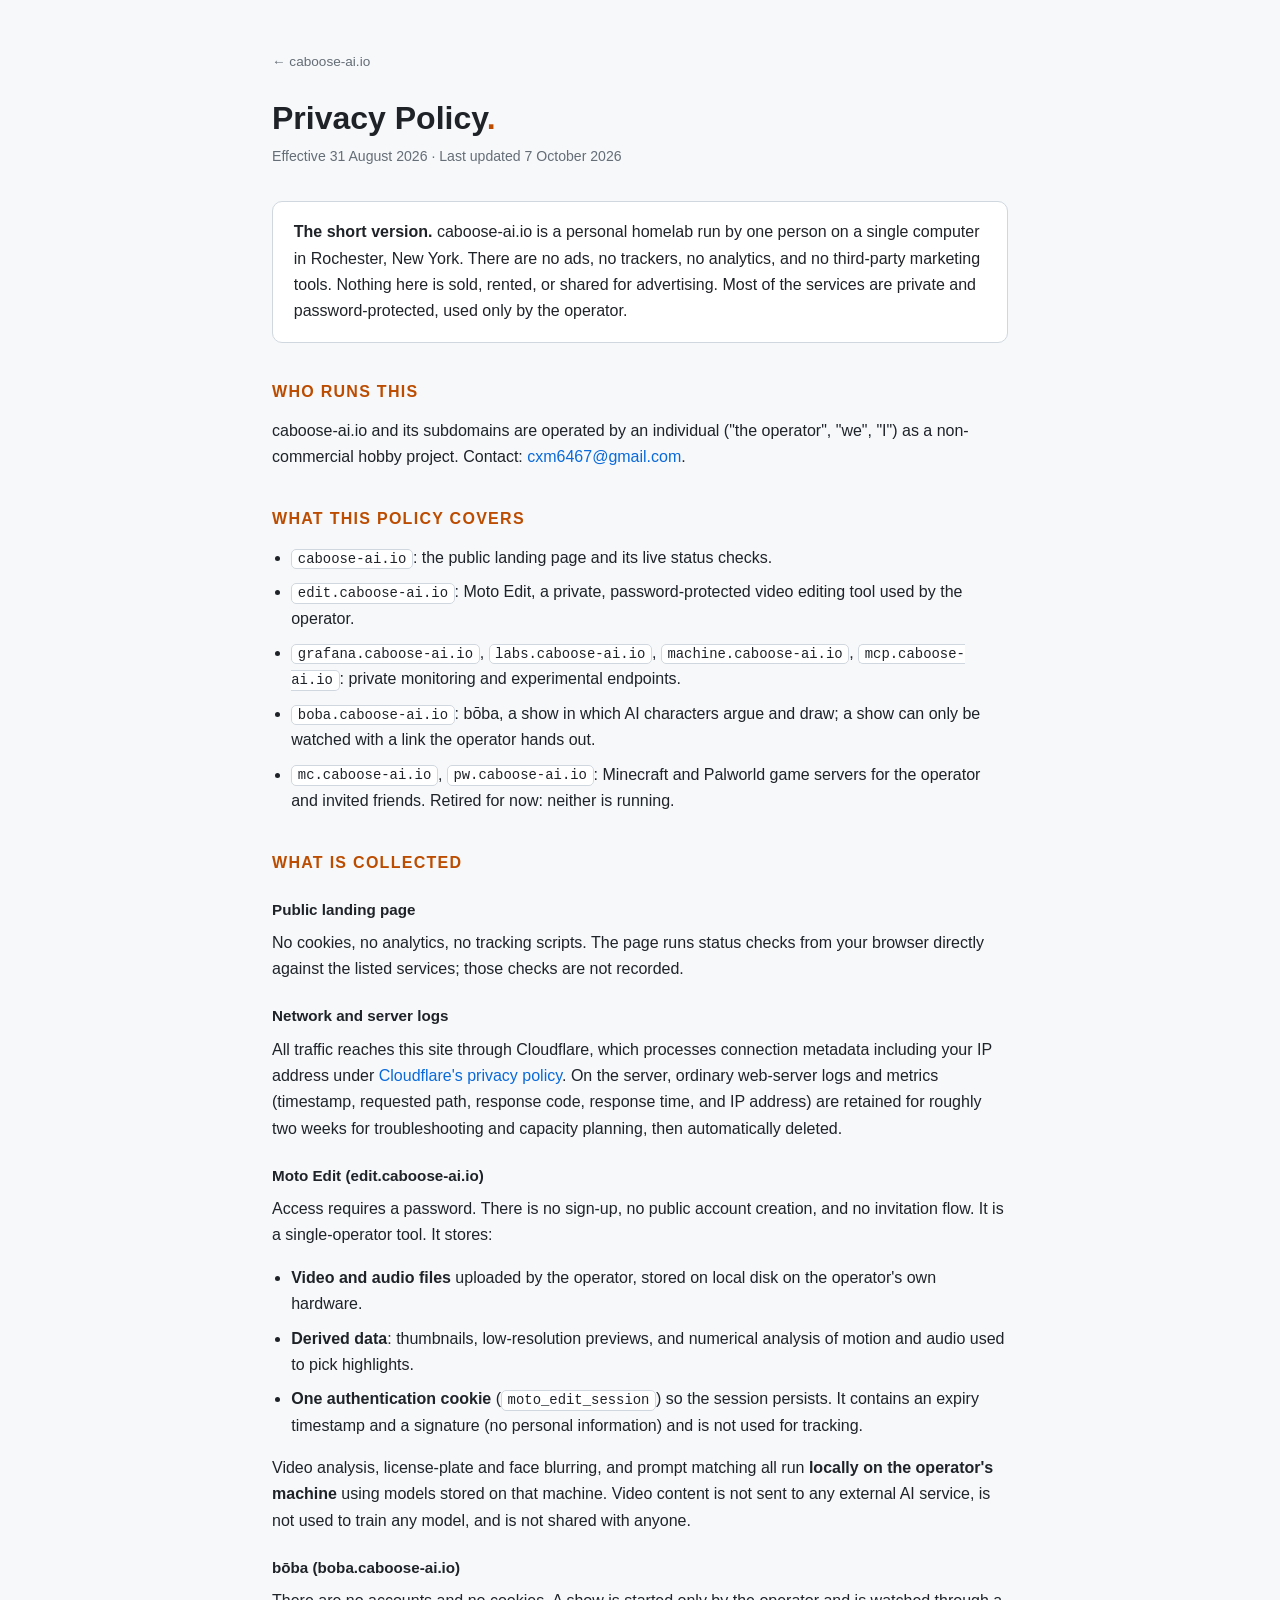
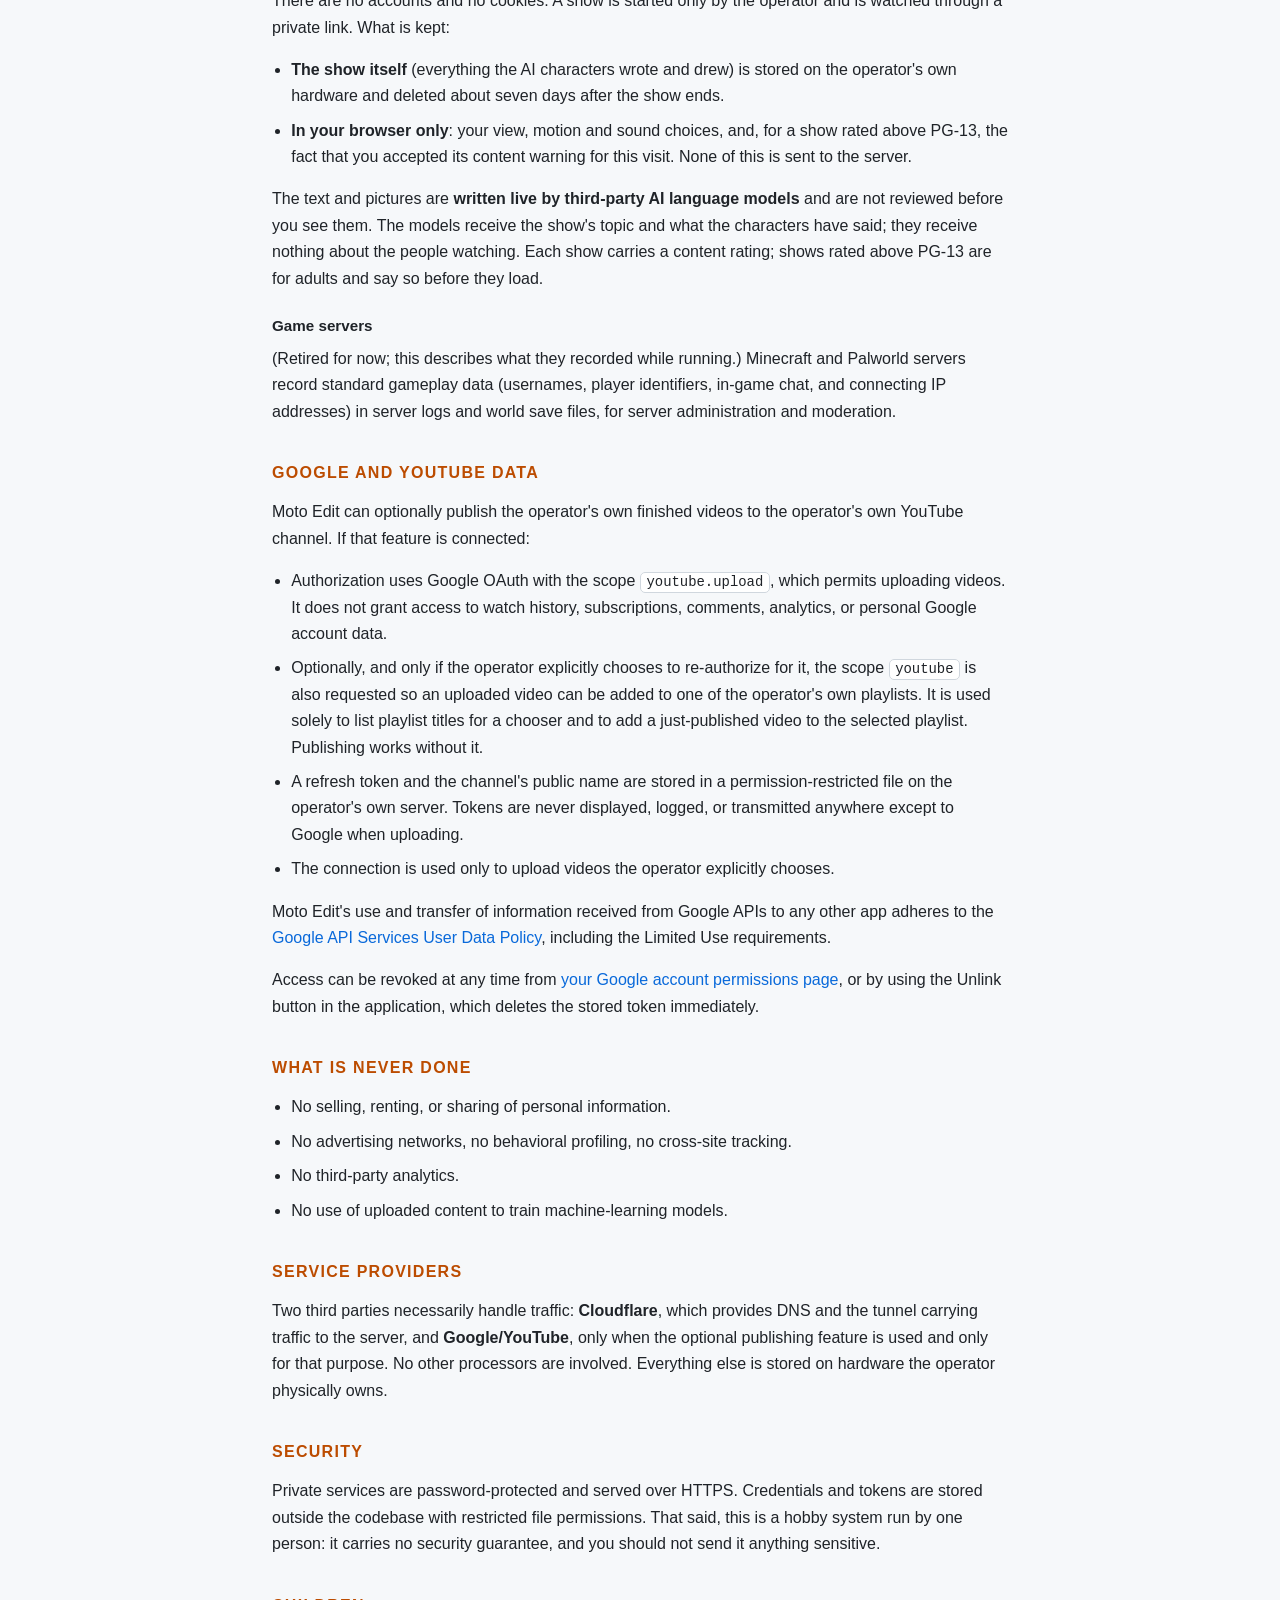
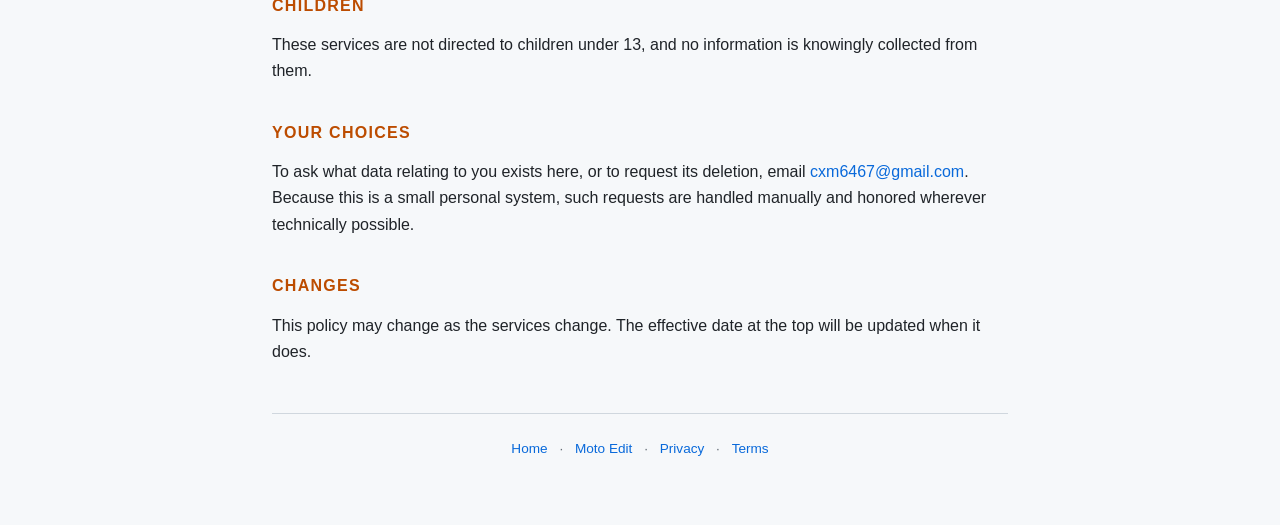
<file: landing/privacy.html>
<!doctype html>
<html lang="en">
<head>
<meta charset="utf-8">
<meta name="viewport" content="width=device-width, initial-scale=1">
<title>Privacy Policy: caboose-ai.io</title>
<meta name="description" content="Privacy policy for caboose-ai.io and its services.">
<style>
  :root {
    --bg: #0d1117; --panel: #161b22; --border: #2d333b; --text: #e6edf3;
    --muted: #8b949e; --accent: #f0883e; --link: #58a6ff;
  }
  @media (prefers-color-scheme: light) {
    :root {
      --bg: #f6f8fa; --panel: #ffffff; --border: #d0d7de; --text: #1f2328;
      --muted: #656d76; --accent: #bc4c00; --link: #0969da;
    }
  }
  * { box-sizing: border-box; margin: 0; padding: 0; }
  body {
    background: var(--bg); color: var(--text);
    font: 16px/1.65 -apple-system, BlinkMacSystemFont, "Segoe UI", Roboto, Helvetica, Arial, sans-serif;
    min-height: 100vh; display: flex; flex-direction: column; align-items: center;
    padding: 3rem 1.25rem 4rem;
  }
  main { max-width: 46rem; width: 100%; }
  a { color: var(--link); text-decoration: none; }
  a:hover { text-decoration: underline; }
  .back { color: var(--muted); font-size: .85rem; display: inline-block; margin-bottom: 1.6rem; }
  h1 { font-size: 2rem; line-height: 1.2; margin-bottom: .5rem; }
  h1 .dot { color: var(--accent); }
  .eff { color: var(--muted); font-size: .88rem; margin-bottom: 2rem; }
  h2 {
    font-size: 1rem; text-transform: uppercase; letter-spacing: .08em;
    color: var(--accent); margin: 2.2rem 0 .8rem;
  }
  h3 { font-size: .95rem; margin: 1.3rem 0 .5rem; }
  p { margin-bottom: 1rem; }
  ul { margin: 0 0 1rem 1.2rem; }
  li { margin-bottom: .5rem; }
  code {
    font-family: ui-monospace, SFMono-Regular, Menlo, Consolas, monospace;
    font-size: .87em; background: var(--panel); border: 1px solid var(--border);
    border-radius: 5px; padding: .08rem .35rem;
  }
  .panel {
    background: var(--panel); border: 1px solid var(--border);
    border-radius: 10px; padding: 1.1rem 1.3rem; margin-bottom: 1rem;
  }
  .panel p:last-child { margin-bottom: 0; }
  footer {
    margin-top: 3rem; padding-top: 1.5rem; border-top: 1px solid var(--border);
    color: var(--muted); font-size: .85rem; text-align: center;
  }
  footer a { margin: 0 .5rem; }
</style>
</head>
<body>
<main>
  <a class="back" href="/">← caboose-ai.io</a>
  <h1>Privacy Policy<span class="dot">.</span></h1>
  <p class="eff">Effective 31 August 2026 · Last updated 7 October 2026</p>

  <div class="panel">
    <p><strong>The short version.</strong> caboose-ai.io is a personal homelab run by one
    person on a single computer in Rochester, New York. There are no ads, no trackers, no
    analytics, and no third-party marketing tools. Nothing here is sold, rented, or shared
    for advertising. Most of the services are private and password-protected, used only by
    the operator.</p>
  </div>

  <h2>Who runs this</h2>
  <p>caboose-ai.io and its subdomains are operated by an individual ("the operator", "we",
  "I") as a non-commercial hobby project. Contact: <a href="mailto:cxm6467@gmail.com">cxm6467@gmail.com</a>.</p>

  <h2>What this policy covers</h2>
  <ul>
    <li><code>caboose-ai.io</code>: the public landing page and its live status checks.</li>
    <li><code>edit.caboose-ai.io</code>: Moto Edit, a private, password-protected video
    editing tool used by the operator.</li>
    <li><code>grafana.caboose-ai.io</code>, <code>labs.caboose-ai.io</code>,
    <code>machine.caboose-ai.io</code>, <code>mcp.caboose-ai.io</code>: private monitoring
    and experimental endpoints.</li>
    <li><code>boba.caboose-ai.io</code>: b&#333;ba, a show in which AI characters argue and
    draw; a show can only be watched with a link the operator hands out.</li>
    <li><code>mc.caboose-ai.io</code>, <code>pw.caboose-ai.io</code>: Minecraft and Palworld
    game servers for the operator and invited friends. Retired for now: neither is running.</li>
  </ul>

  <h2>What is collected</h2>

  <h3>Public landing page</h3>
  <p>No cookies, no analytics, no tracking scripts. The page runs status checks from your
  browser directly against the listed services; those checks are not recorded.</p>

  <h3>Network and server logs</h3>
  <p>All traffic reaches this site through Cloudflare, which processes connection metadata
  including your IP address under
  <a href="https://www.cloudflare.com/privacypolicy/" rel="noopener">Cloudflare's privacy policy</a>.
  On the server, ordinary web-server logs and metrics (timestamp, requested path, response
  code, response time, and IP address) are retained for roughly two weeks for troubleshooting
  and capacity planning, then automatically deleted.</p>

  <h3>Moto Edit (edit.caboose-ai.io)</h3>
  <p>Access requires a password. There is no sign-up, no public account creation, and no
  invitation flow. It is a single-operator tool. It stores:</p>
  <ul>
    <li><strong>Video and audio files</strong> uploaded by the operator, stored on local
    disk on the operator's own hardware.</li>
    <li><strong>Derived data</strong>: thumbnails, low-resolution previews, and numerical
    analysis of motion and audio used to pick highlights.</li>
    <li><strong>One authentication cookie</strong> (<code>moto_edit_session</code>) so the
    session persists. It contains an expiry timestamp and a signature (no personal
    information) and is not used for tracking.</li>
  </ul>
  <p>Video analysis, license-plate and face blurring, and prompt matching all run
  <strong>locally on the operator's machine</strong> using models stored on that machine.
  Video content is not sent to any external AI service, is not used to train any model, and
  is not shared with anyone.</p>

  <h3>b&#333;ba (boba.caboose-ai.io)</h3>
  <p>There are no accounts and no cookies. A show is started only by the operator and is
  watched through a private link. What is kept:</p>
  <ul>
    <li><strong>The show itself</strong> (everything the AI characters wrote and drew) is
    stored on the operator's own hardware and deleted about seven days after the show ends.</li>
    <li><strong>In your browser only</strong>: your view, motion and sound choices, and, for a
    show rated above PG-13, the fact that you accepted its content warning for this visit.
    None of this is sent to the server.</li>
  </ul>
  <p>The text and pictures are <strong>written live by third-party AI language models</strong>
  and are not reviewed before you see them. The models receive the show's topic and what the
  characters have said; they receive nothing about the people watching. Each show carries a
  content rating; shows rated above PG-13 are for adults and say so before they load.</p>

  <h3>Game servers</h3>
  <p>(Retired for now; this describes what they recorded while running.) Minecraft and Palworld servers record standard gameplay data (usernames, player
  identifiers, in-game chat, and connecting IP addresses) in server logs and world save
  files, for server administration and moderation.</p>

  <h2>Google and YouTube data</h2>
  <p>Moto Edit can optionally publish the operator's own finished videos to the operator's
  own YouTube channel. If that feature is connected:</p>
  <ul>
    <li>Authorization uses Google OAuth with the scope <code>youtube.upload</code>, which
    permits uploading videos. It does not grant access to watch history, subscriptions,
    comments, analytics, or personal Google account data.</li>
    <li>Optionally, and only if the operator explicitly chooses to re-authorize for it, the
    scope <code>youtube</code> is also requested so an uploaded video can be added to one of
    the operator's own playlists. It is used solely to list playlist titles for a chooser and
    to add a just-published video to the selected playlist. Publishing works without it.</li>
    <li>A refresh token and the channel's public name are stored in a permission-restricted
    file on the operator's own server. Tokens are never displayed, logged, or transmitted
    anywhere except to Google when uploading.</li>
    <li>The connection is used only to upload videos the operator explicitly chooses.</li>
  </ul>
  <p>Moto Edit's use and transfer of information received from Google APIs to any other app
  adheres to the
  <a href="https://developers.google.com/terms/api-services-user-data-policy" rel="noopener">Google API Services User Data Policy</a>,
  including the Limited Use requirements.</p>
  <p>Access can be revoked at any time from
  <a href="https://myaccount.google.com/permissions" rel="noopener">your Google account permissions page</a>,
  or by using the Unlink button in the application, which deletes the stored token
  immediately.</p>

  <h2>What is never done</h2>
  <ul>
    <li>No selling, renting, or sharing of personal information.</li>
    <li>No advertising networks, no behavioral profiling, no cross-site tracking.</li>
    <li>No third-party analytics.</li>
    <li>No use of uploaded content to train machine-learning models.</li>
  </ul>

  <h2>Service providers</h2>
  <p>Two third parties necessarily handle traffic: <strong>Cloudflare</strong>, which
  provides DNS and the tunnel carrying traffic to the server, and <strong>Google/YouTube</strong>,
  only when the optional publishing feature is used and only for that purpose. No other
  processors are involved. Everything else is stored on hardware the operator physically owns.</p>

  <h2>Security</h2>
  <p>Private services are password-protected and served over HTTPS. Credentials and tokens
  are stored outside the codebase with restricted file permissions. That said, this is a
  hobby system run by one person: it carries no security guarantee, and you should not send
  it anything sensitive.</p>

  <h2>Children</h2>
  <p>These services are not directed to children under 13, and no information is knowingly
  collected from them.</p>

  <h2>Your choices</h2>
  <p>To ask what data relating to you exists here, or to request its deletion, email
  <a href="mailto:cxm6467@gmail.com">cxm6467@gmail.com</a>. Because this is a small personal
  system, such requests are handled manually and honored wherever technically possible.</p>

  <h2>Changes</h2>
  <p>This policy may change as the services change. The effective date at the top will be
  updated when it does.</p>

  <footer>
    <a href="/">Home</a> · <a href="/moto-edit">Moto Edit</a> · <a href="/privacy">Privacy</a> · <a href="/tos">Terms</a>
  </footer>
</main>
</body>
</html>
</file>
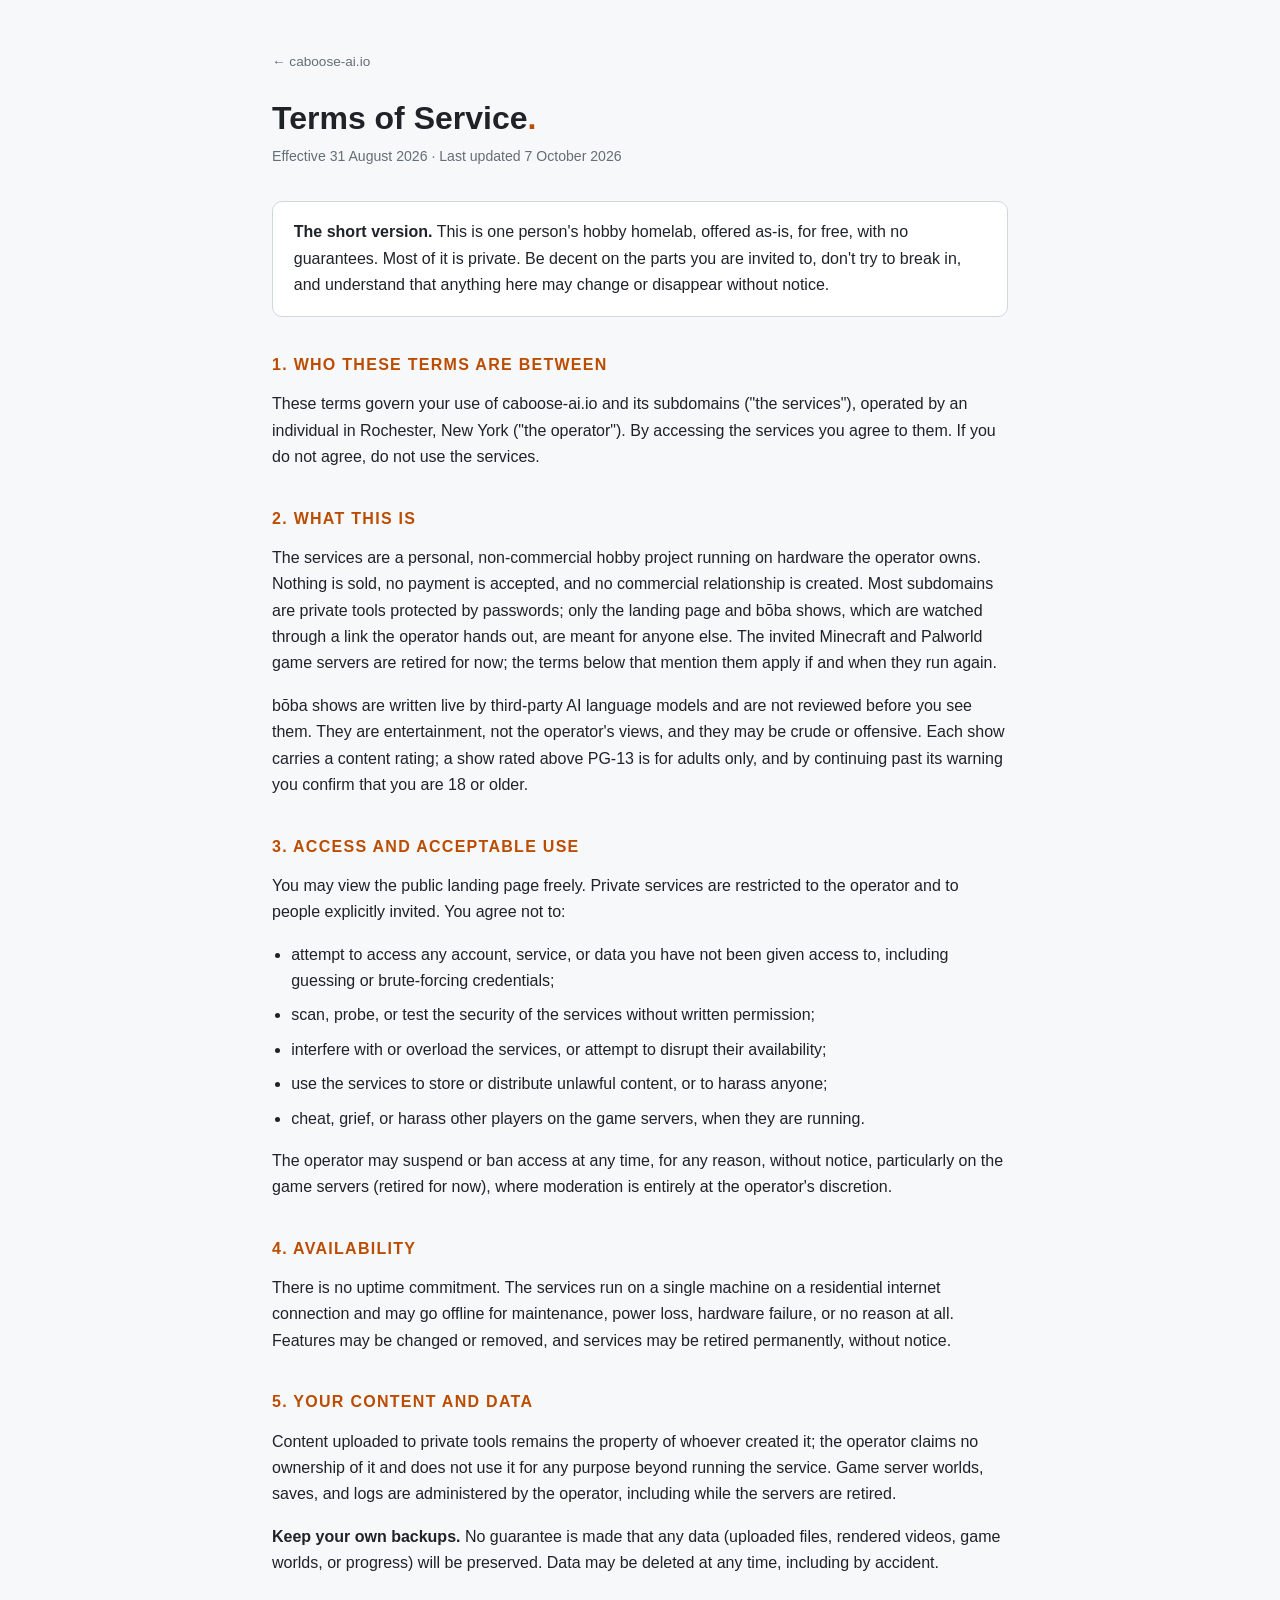
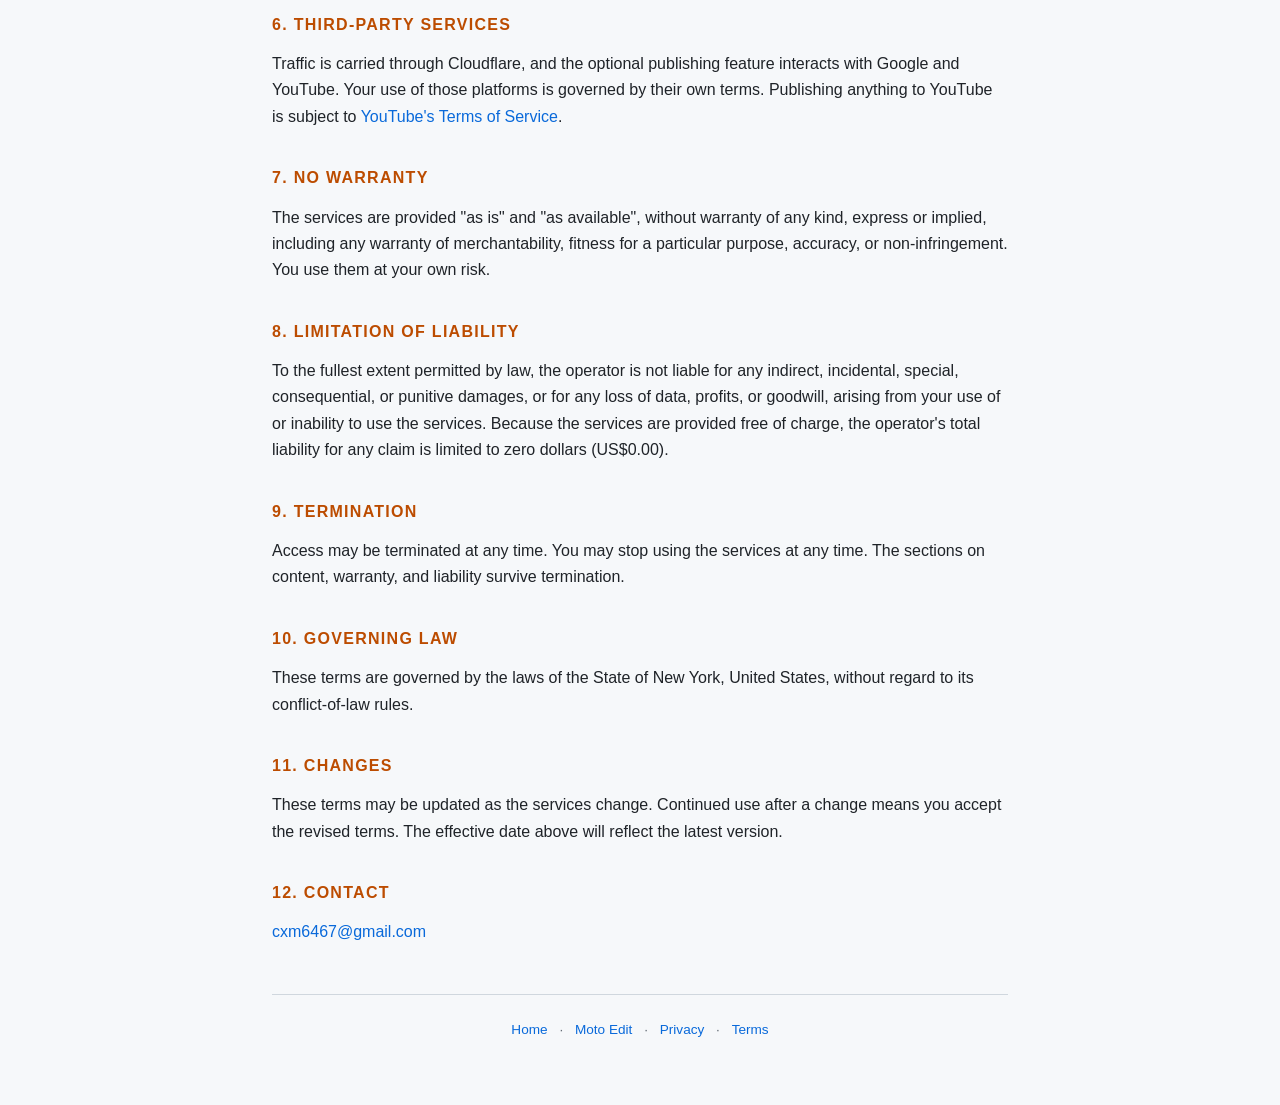
<file: landing/tos.html>
<!doctype html>
<html lang="en">
<head>
<meta charset="utf-8">
<meta name="viewport" content="width=device-width, initial-scale=1">
<title>Terms of Service: caboose-ai.io</title>
<meta name="description" content="Terms of service for caboose-ai.io and its services.">
<style>
  :root {
    --bg: #0d1117; --panel: #161b22; --border: #2d333b; --text: #e6edf3;
    --muted: #8b949e; --accent: #f0883e; --link: #58a6ff;
  }
  @media (prefers-color-scheme: light) {
    :root {
      --bg: #f6f8fa; --panel: #ffffff; --border: #d0d7de; --text: #1f2328;
      --muted: #656d76; --accent: #bc4c00; --link: #0969da;
    }
  }
  * { box-sizing: border-box; margin: 0; padding: 0; }
  body {
    background: var(--bg); color: var(--text);
    font: 16px/1.65 -apple-system, BlinkMacSystemFont, "Segoe UI", Roboto, Helvetica, Arial, sans-serif;
    min-height: 100vh; display: flex; flex-direction: column; align-items: center;
    padding: 3rem 1.25rem 4rem;
  }
  main { max-width: 46rem; width: 100%; }
  a { color: var(--link); text-decoration: none; }
  a:hover { text-decoration: underline; }
  .back { color: var(--muted); font-size: .85rem; display: inline-block; margin-bottom: 1.6rem; }
  h1 { font-size: 2rem; line-height: 1.2; margin-bottom: .5rem; }
  h1 .dot { color: var(--accent); }
  .eff { color: var(--muted); font-size: .88rem; margin-bottom: 2rem; }
  h2 {
    font-size: 1rem; text-transform: uppercase; letter-spacing: .08em;
    color: var(--accent); margin: 2.2rem 0 .8rem;
  }
  h3 { font-size: .95rem; margin: 1.3rem 0 .5rem; }
  p { margin-bottom: 1rem; }
  ul { margin: 0 0 1rem 1.2rem; }
  li { margin-bottom: .5rem; }
  code {
    font-family: ui-monospace, SFMono-Regular, Menlo, Consolas, monospace;
    font-size: .87em; background: var(--panel); border: 1px solid var(--border);
    border-radius: 5px; padding: .08rem .35rem;
  }
  .panel {
    background: var(--panel); border: 1px solid var(--border);
    border-radius: 10px; padding: 1.1rem 1.3rem; margin-bottom: 1rem;
  }
  .panel p:last-child { margin-bottom: 0; }
  footer {
    margin-top: 3rem; padding-top: 1.5rem; border-top: 1px solid var(--border);
    color: var(--muted); font-size: .85rem; text-align: center;
  }
  footer a { margin: 0 .5rem; }
</style>
</head>
<body>
<main>
  <a class="back" href="/">← caboose-ai.io</a>
  <h1>Terms of Service<span class="dot">.</span></h1>
  <p class="eff">Effective 31 August 2026 · Last updated 7 October 2026</p>

  <div class="panel">
    <p><strong>The short version.</strong> This is one person's hobby homelab, offered
    as-is, for free, with no guarantees. Most of it is private. Be decent on the parts you
    are invited to, don't try to break in, and understand that anything here may change or
    disappear without notice.</p>
  </div>

  <h2>1. Who these terms are between</h2>
  <p>These terms govern your use of caboose-ai.io and its subdomains ("the services"),
  operated by an individual in Rochester, New York ("the operator"). By accessing the
  services you agree to them. If you do not agree, do not use the services.</p>

  <h2>2. What this is</h2>
  <p>The services are a personal, non-commercial hobby project running on hardware the
  operator owns. Nothing is sold, no payment is accepted, and no commercial relationship is
  created. Most subdomains are private tools protected by passwords; only the landing page
  and b&#333;ba shows, which are watched through a link the operator hands out, are meant for
  anyone else. The invited Minecraft and Palworld game servers are retired for now; the terms
  below that mention them apply if and when they run again.</p>
  <p>b&#333;ba shows are written live by third-party AI language models and are not reviewed
  before you see them. They are entertainment, not the operator's views, and they may be
  crude or offensive. Each show carries a content rating; a show rated above PG-13 is for
  adults only, and by continuing past its warning you confirm that you are 18 or older.</p>

  <h2>3. Access and acceptable use</h2>
  <p>You may view the public landing page freely. Private services are restricted to the
  operator and to people explicitly invited. You agree not to:</p>
  <ul>
    <li>attempt to access any account, service, or data you have not been given access to,
    including guessing or brute-forcing credentials;</li>
    <li>scan, probe, or test the security of the services without written permission;</li>
    <li>interfere with or overload the services, or attempt to disrupt their availability;</li>
    <li>use the services to store or distribute unlawful content, or to harass anyone;</li>
    <li>cheat, grief, or harass other players on the game servers, when they are running.</li>
  </ul>
  <p>The operator may suspend or ban access at any time, for any reason, without notice,
  particularly on the game servers (retired for now), where moderation is entirely at the
  operator's discretion.</p>

  <h2>4. Availability</h2>
  <p>There is no uptime commitment. The services run on a single machine on a residential
  internet connection and may go offline for maintenance, power loss, hardware failure, or
  no reason at all. Features may be changed or removed, and services may be retired
  permanently, without notice.</p>

  <h2>5. Your content and data</h2>
  <p>Content uploaded to private tools remains the property of whoever created it; the
  operator claims no ownership of it and does not use it for any purpose beyond running the
  service. Game server worlds, saves, and logs are administered by the operator, including while the
  servers are retired.</p>
  <p><strong>Keep your own backups.</strong> No guarantee is made that any data (uploaded
  files, rendered videos, game worlds, or progress) will be preserved. Data may be deleted
  at any time, including by accident.</p>

  <h2>6. Third-party services</h2>
  <p>Traffic is carried through Cloudflare, and the optional publishing feature interacts
  with Google and YouTube. Your use of those platforms is governed by their own terms.
  Publishing anything to YouTube is subject to
  <a href="https://www.youtube.com/t/terms" rel="noopener">YouTube's Terms of Service</a>.</p>

  <h2>7. No warranty</h2>
  <p>The services are provided "as is" and "as available", without warranty of any kind,
  express or implied, including any warranty of merchantability, fitness for a particular
  purpose, accuracy, or non-infringement. You use them at your own risk.</p>

  <h2>8. Limitation of liability</h2>
  <p>To the fullest extent permitted by law, the operator is not liable for any indirect,
  incidental, special, consequential, or punitive damages, or for any loss of data, profits,
  or goodwill, arising from your use of or inability to use the services. Because the
  services are provided free of charge, the operator's total liability for any claim is
  limited to zero dollars (US$0.00).</p>

  <h2>9. Termination</h2>
  <p>Access may be terminated at any time. You may stop using the services at any time. The
  sections on content, warranty, and liability survive termination.</p>

  <h2>10. Governing law</h2>
  <p>These terms are governed by the laws of the State of New York, United States, without
  regard to its conflict-of-law rules.</p>

  <h2>11. Changes</h2>
  <p>These terms may be updated as the services change. Continued use after a change means
  you accept the revised terms. The effective date above will reflect the latest version.</p>

  <h2>12. Contact</h2>
  <p><a href="mailto:cxm6467@gmail.com">cxm6467@gmail.com</a></p>

  <footer>
    <a href="/">Home</a> · <a href="/moto-edit">Moto Edit</a> · <a href="/privacy">Privacy</a> · <a href="/tos">Terms</a>
  </footer>
</main>
</body>
</html>
</file>
